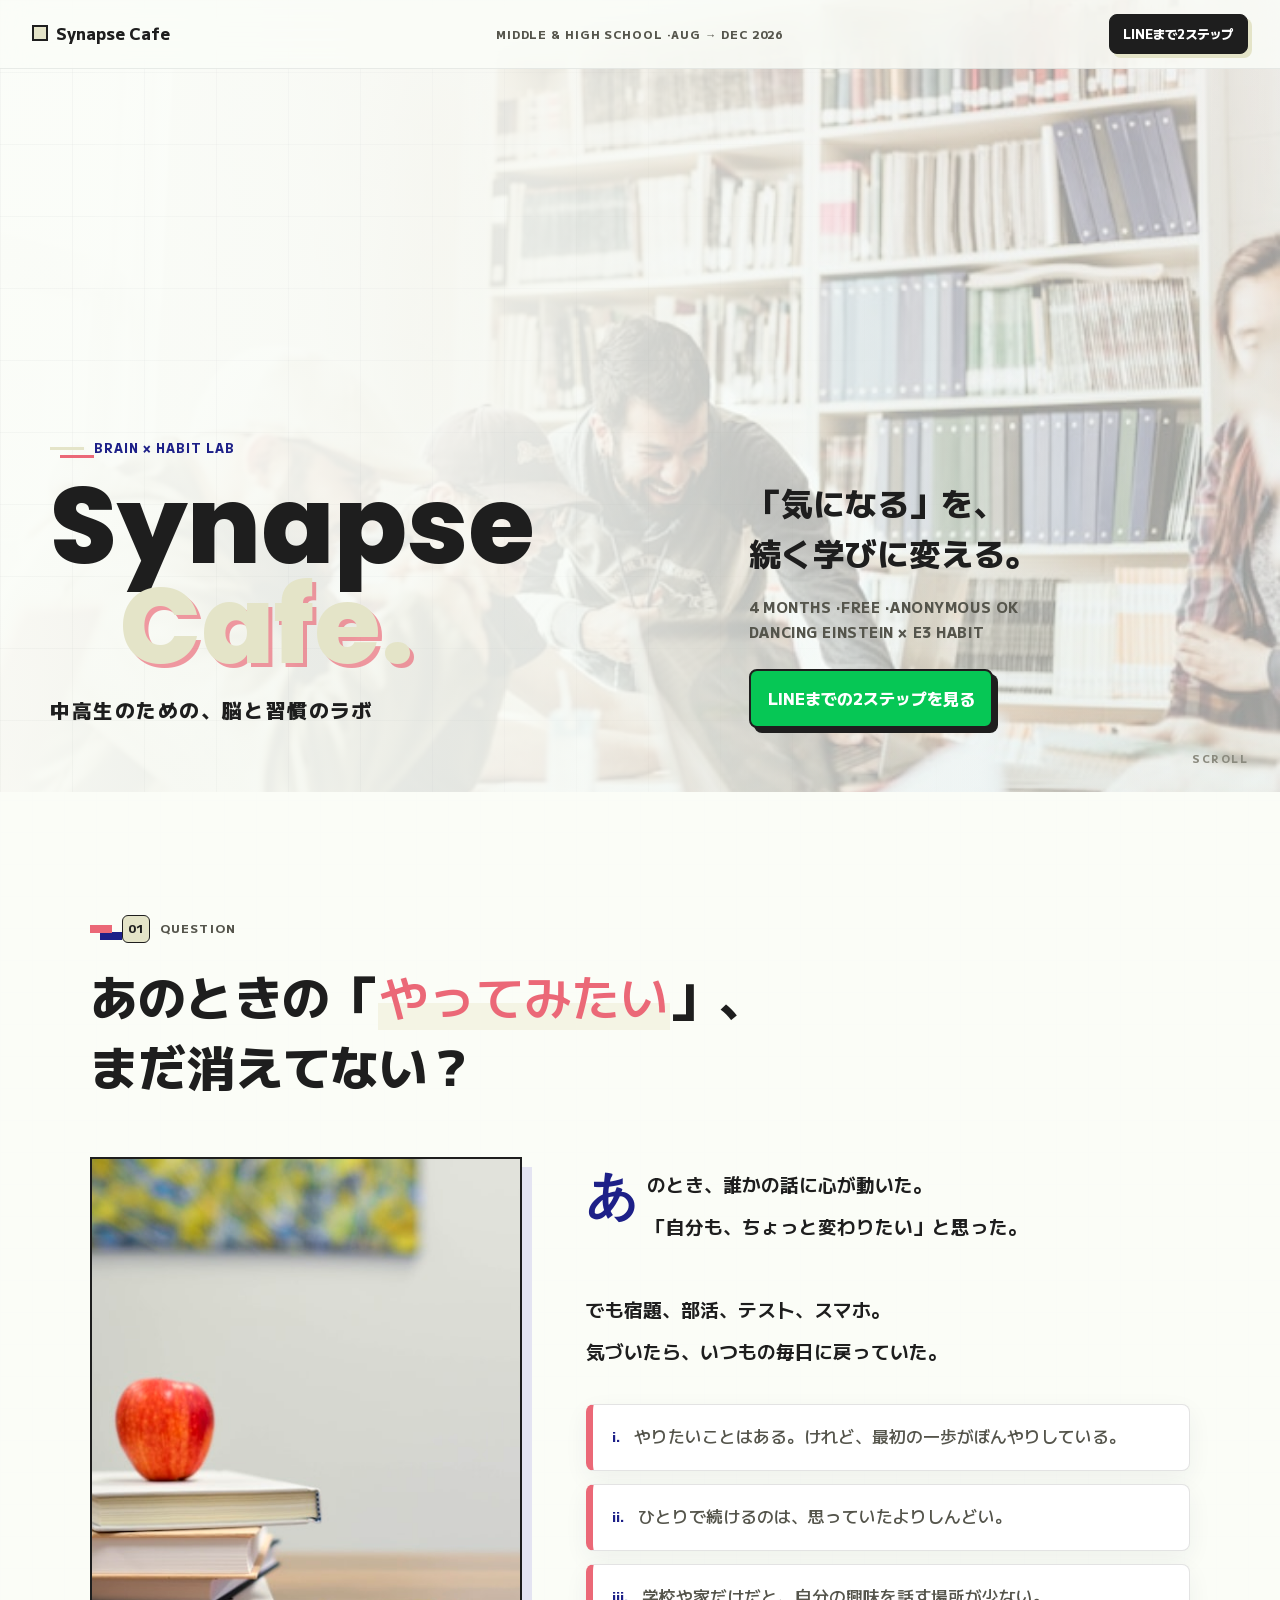
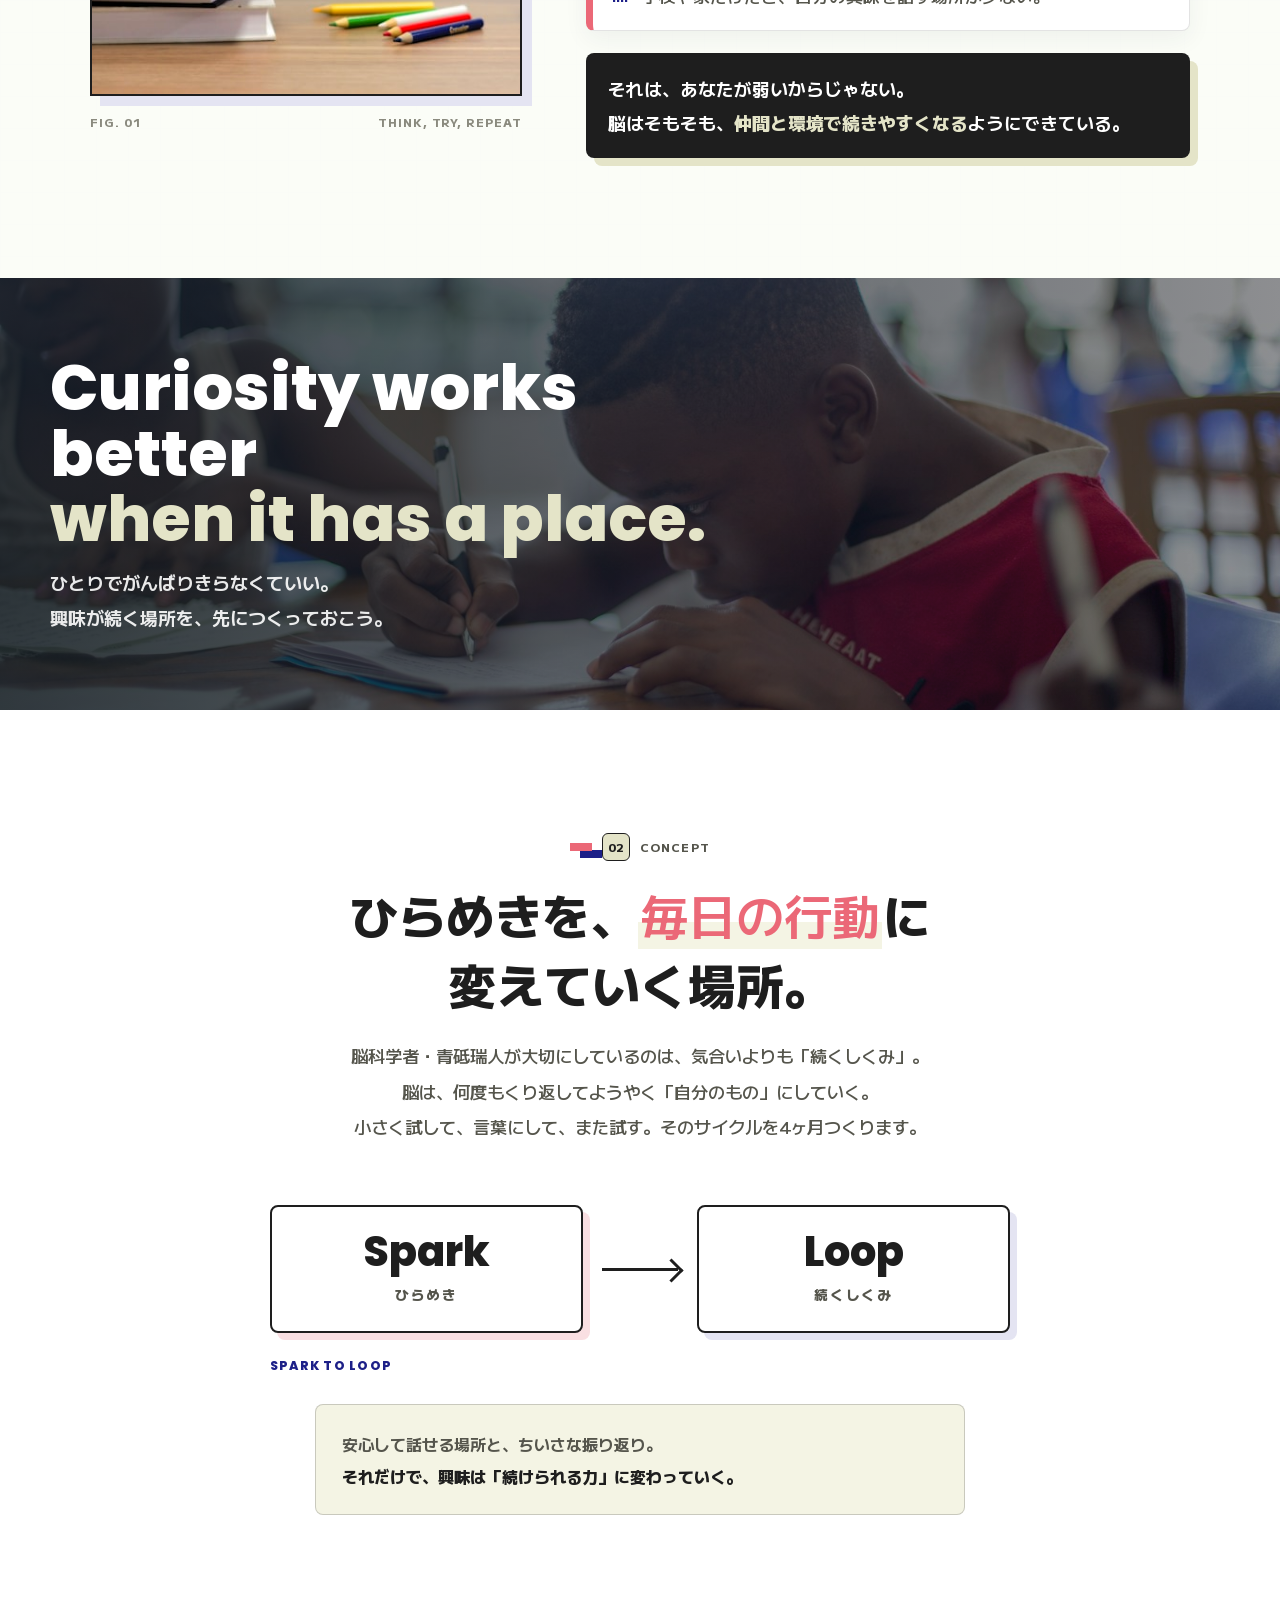
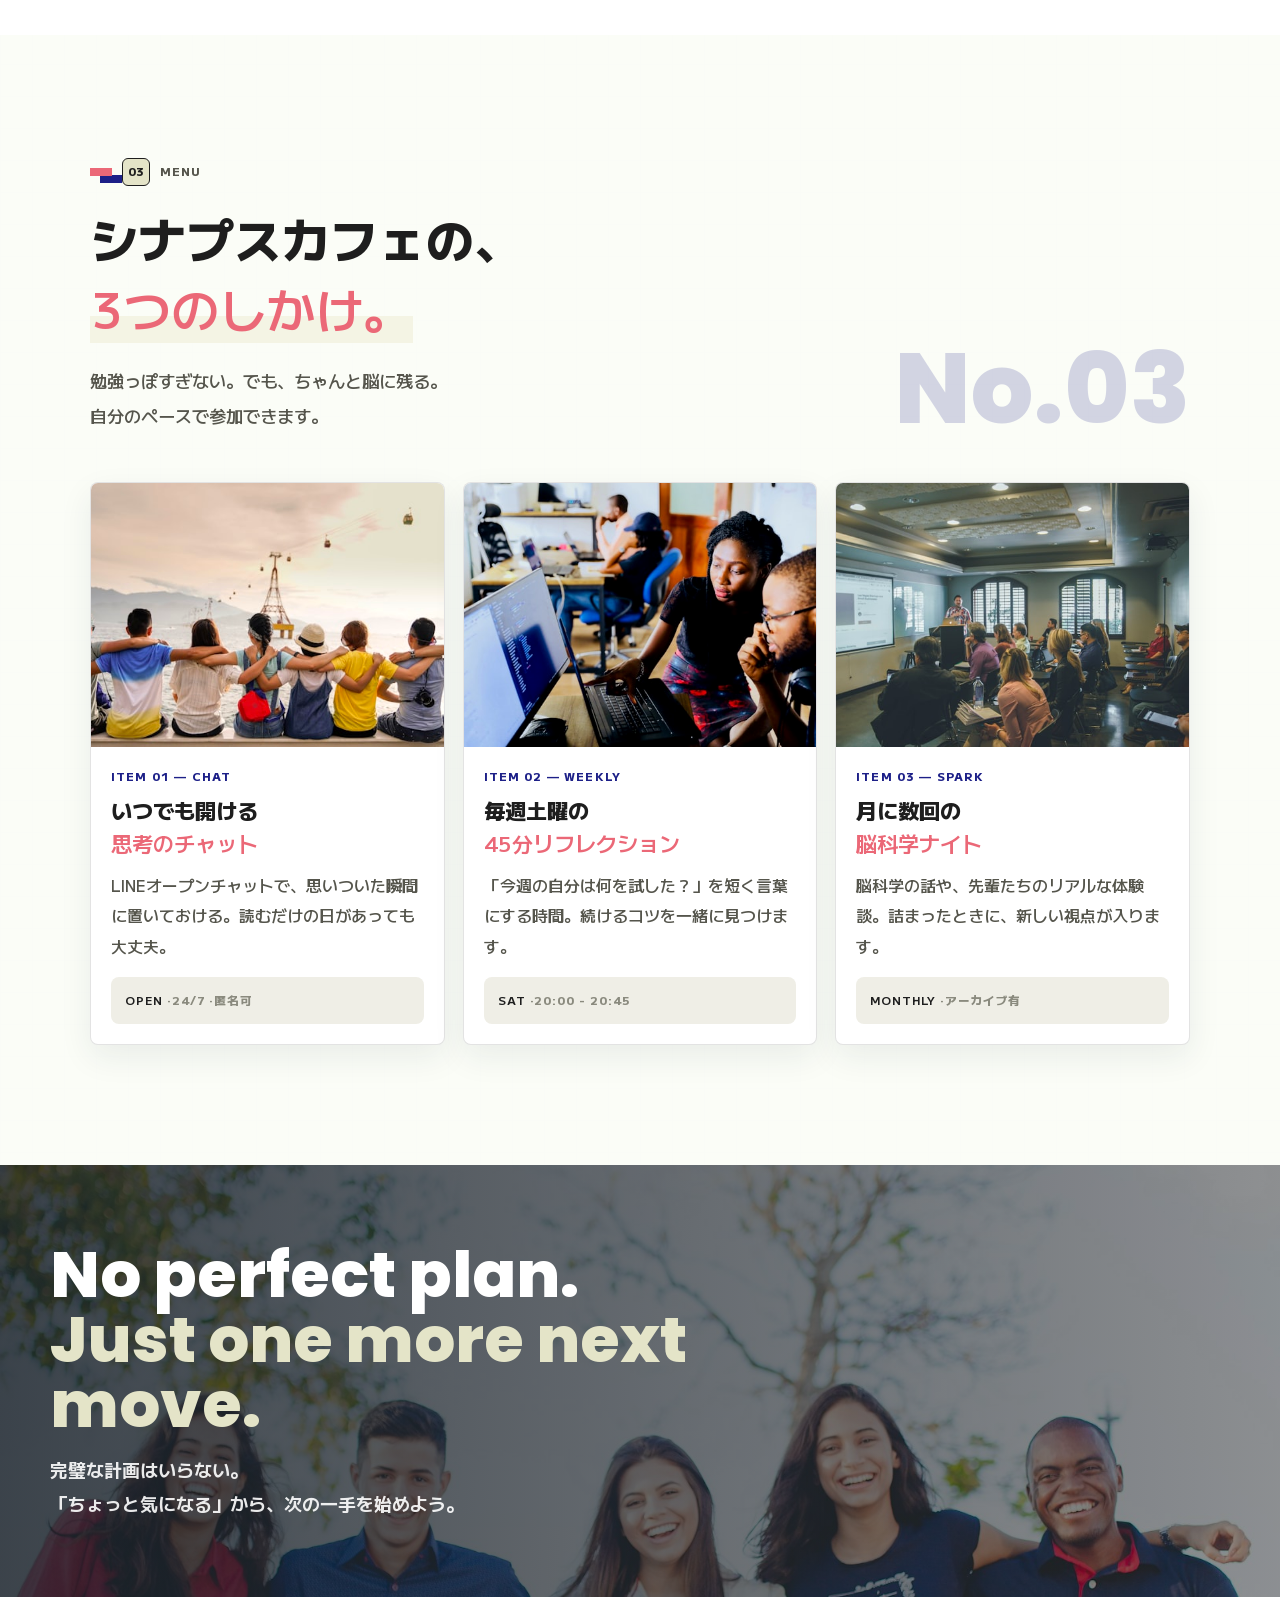
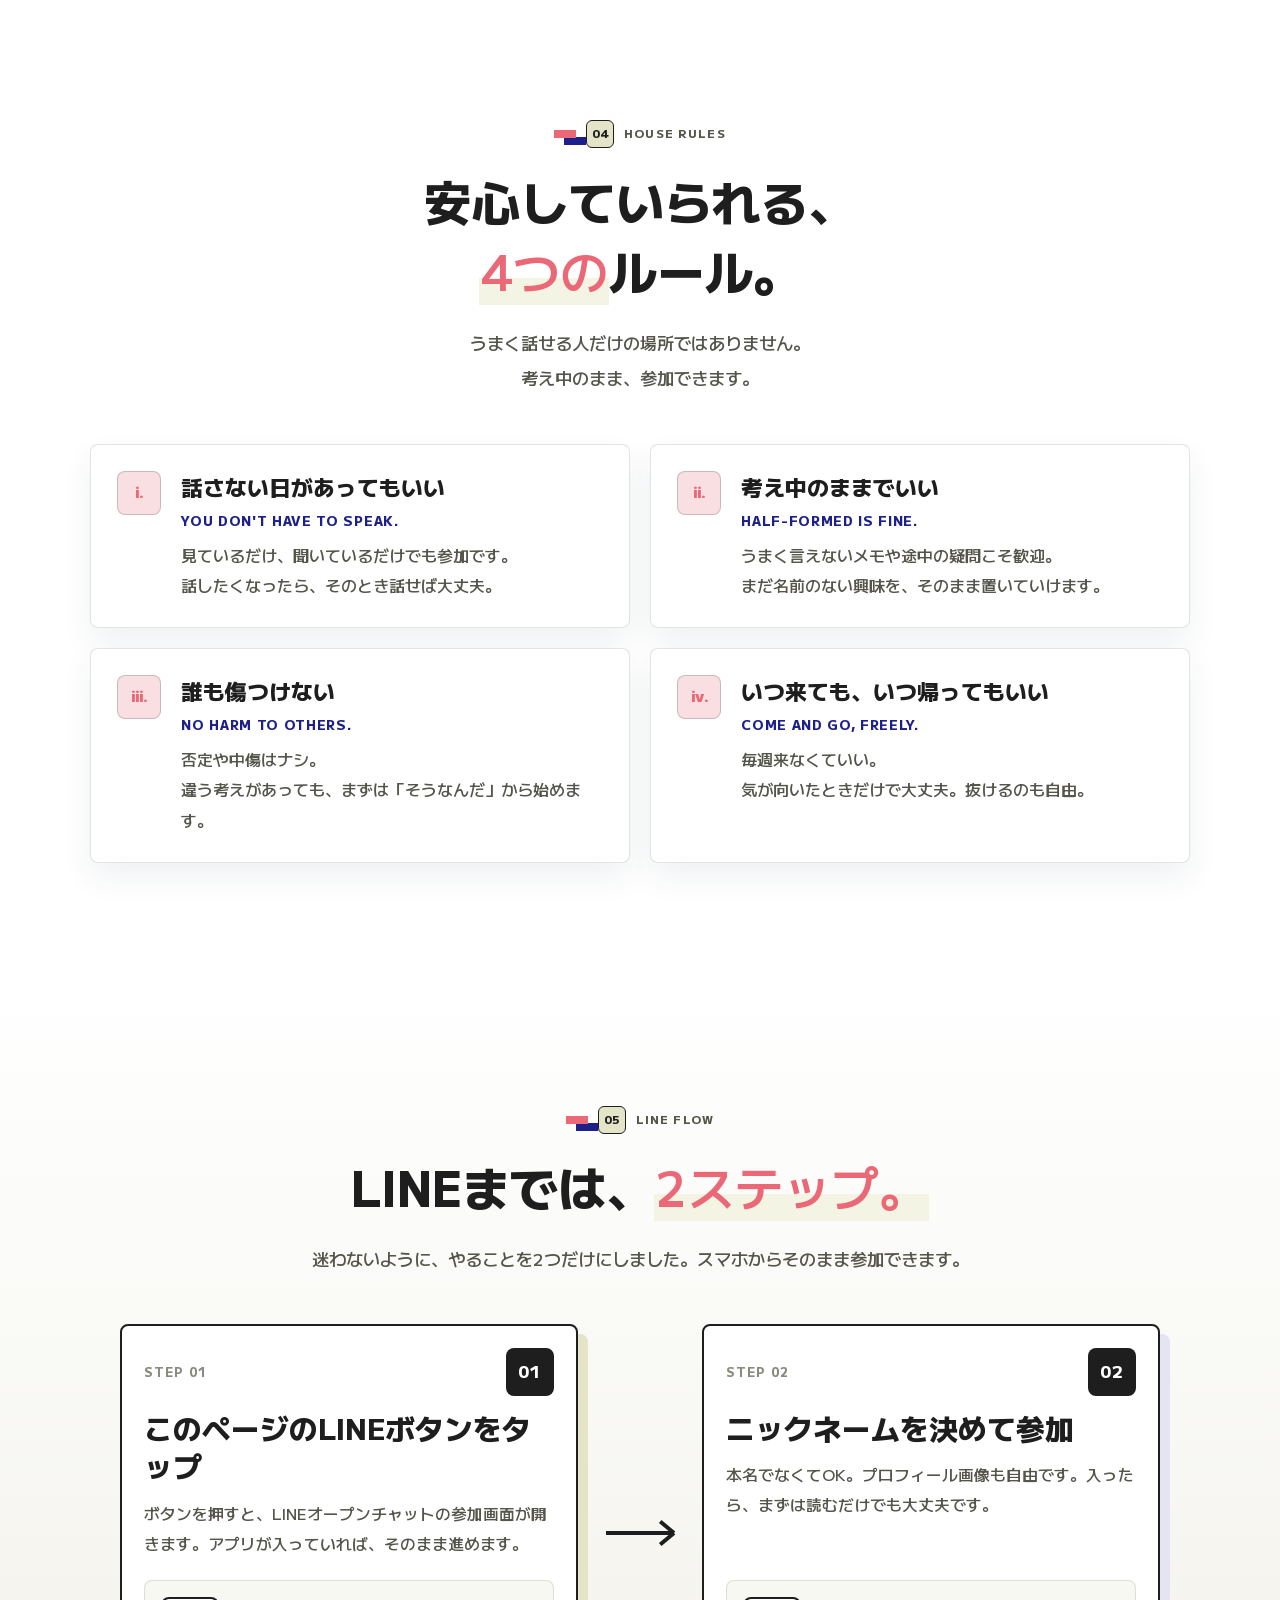
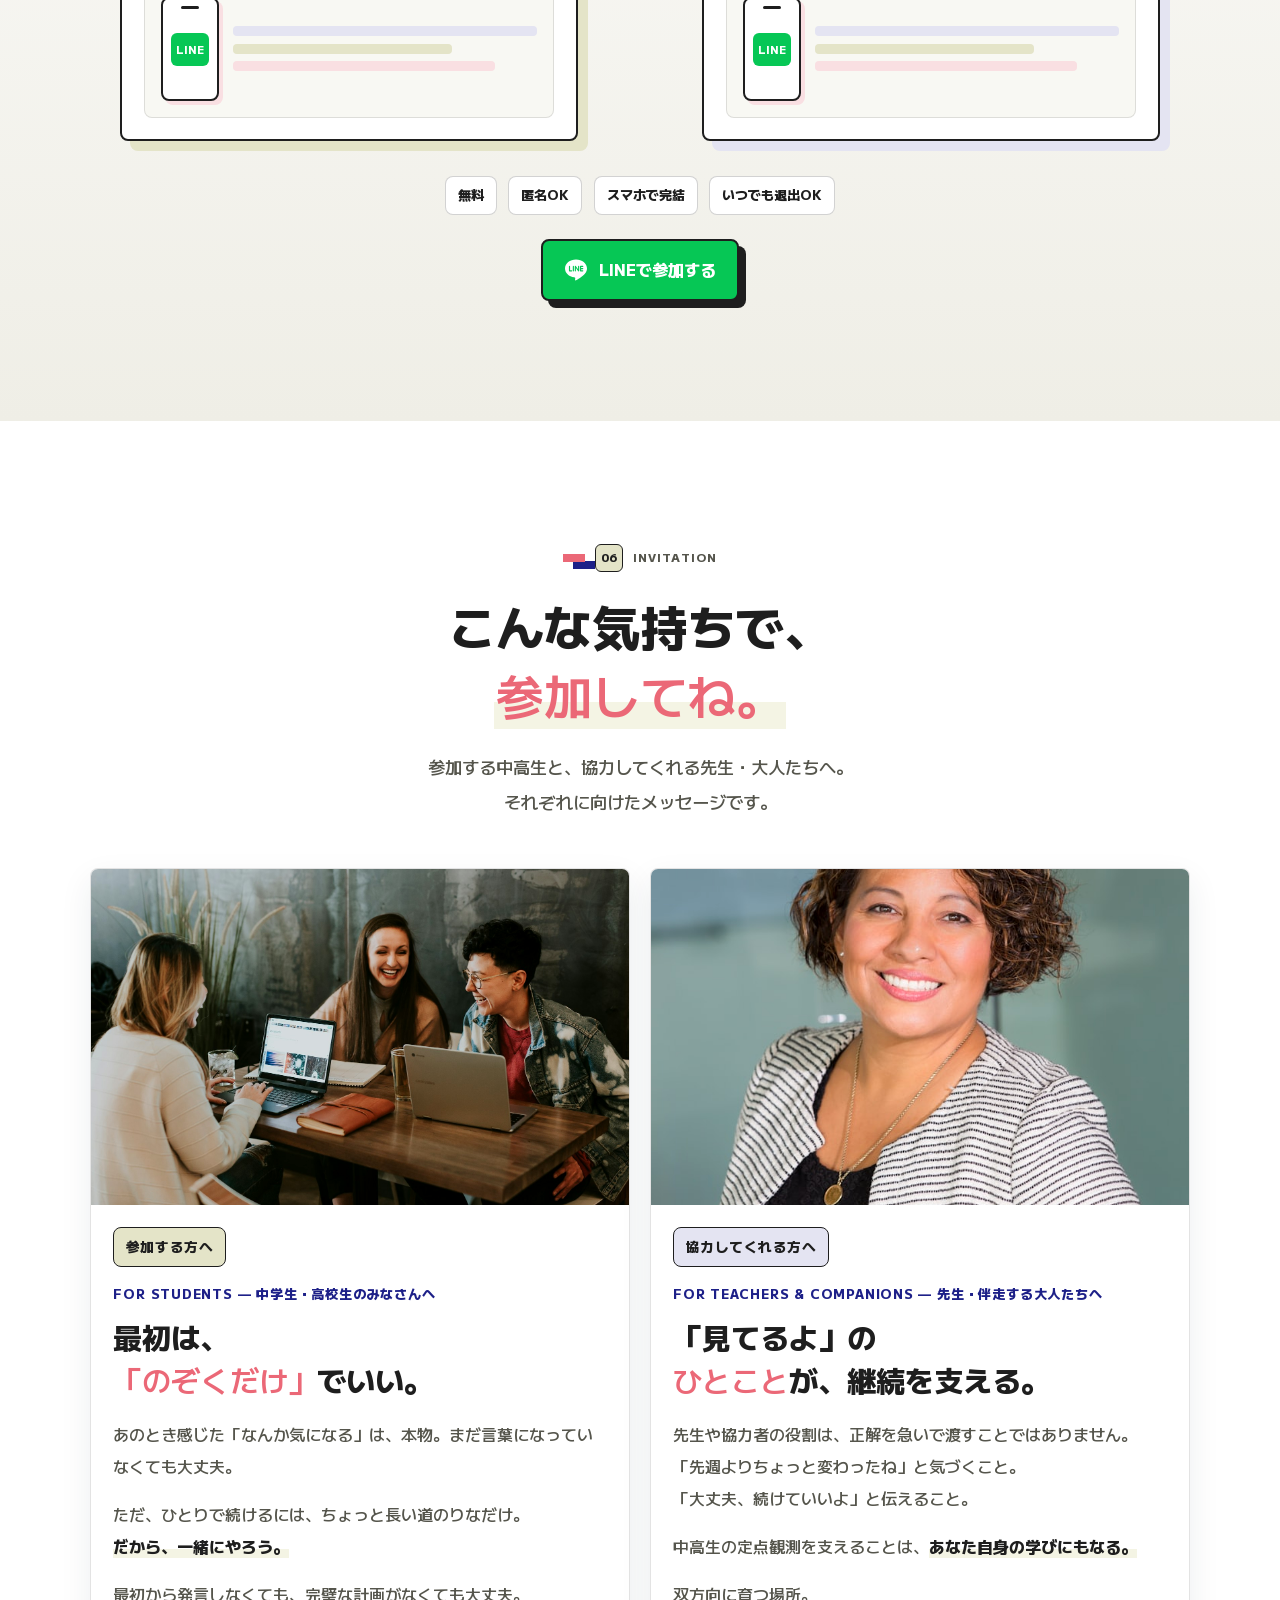
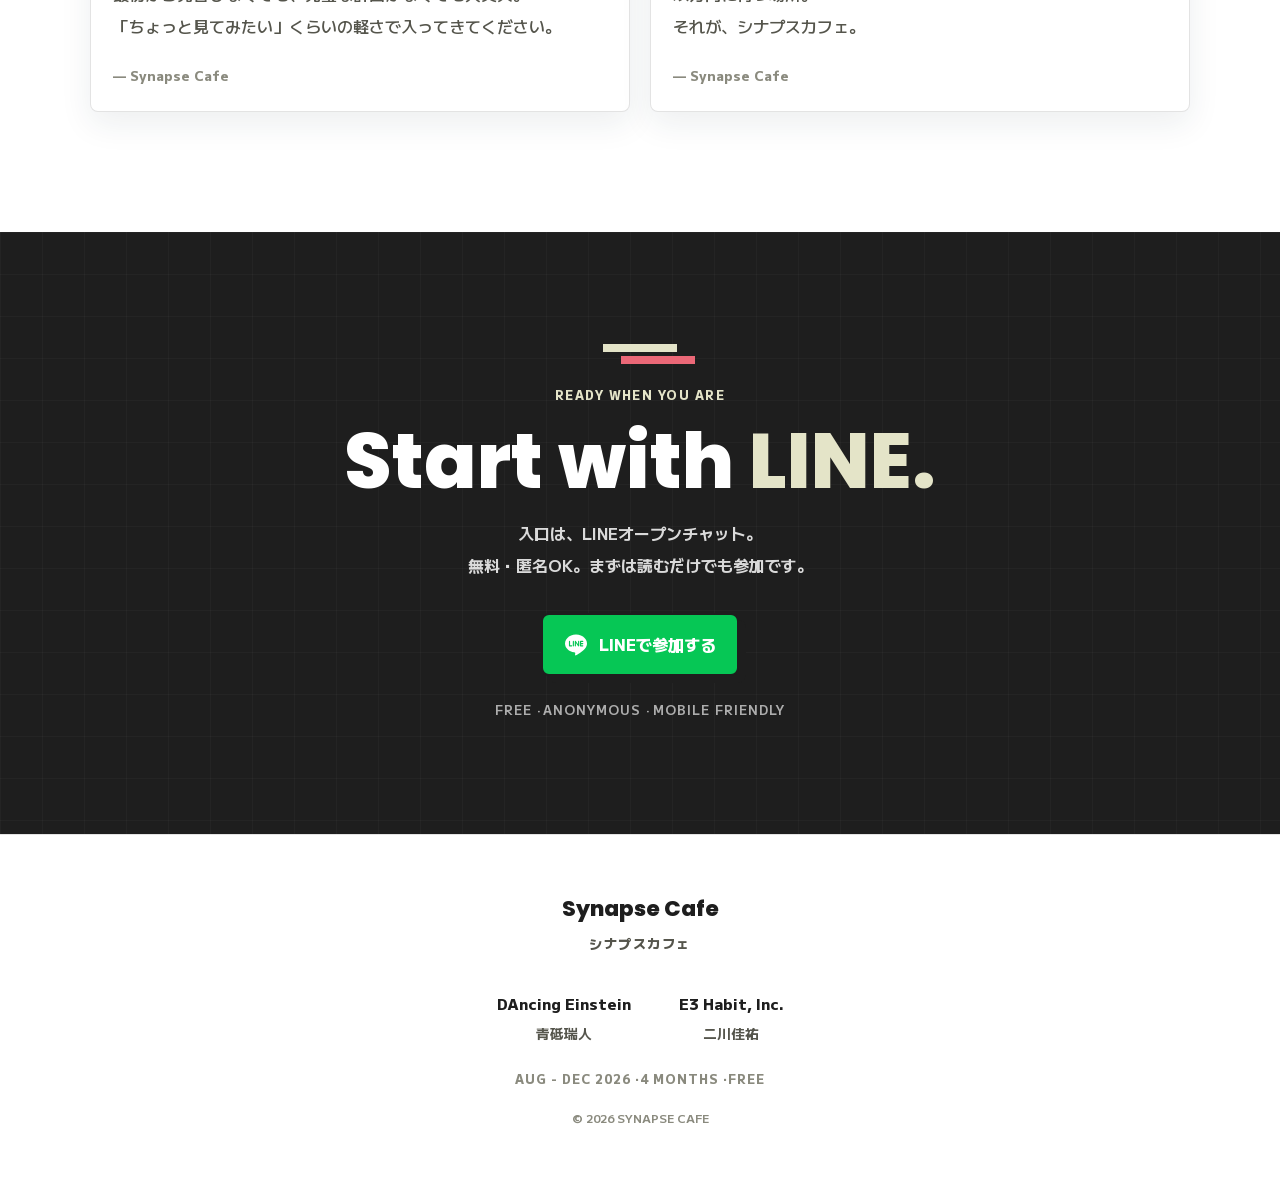
<file: index.html>
<!DOCTYPE html>
<html lang="ja">
<head>
  <meta charset="UTF-8">
  <meta name="viewport" content="width=device-width, initial-scale=1.0">
  <title>Synapse Cafe — 中高生のための脳と習慣のラボ</title>
  <meta name="description" content="脳科学者・青砥瑞人と二川佳祐がつくる、中高生のための4ヶ月の思考コミュニティ。LINEオープンチャットから無料・匿名で参加できます。">
  <link rel="preconnect" href="https://fonts.googleapis.com">
  <link rel="preconnect" href="https://fonts.gstatic.com" crossorigin>
  <link href="https://fonts.googleapis.com/css2?family=M+PLUS+1:wght@300;400;500;700;800&family=Poppins:wght@400;500;600;700;800&display=swap" rel="stylesheet">
  <style>

    /* BeYond Labo マスターデザイン準拠（Downloads/10_プロジェクト/beyondlabo-design/） */
    :root{
      --paper:#f8f8f3;
      --paper-deep:#efeee6;
      --white:#ffffff;
      --ink:#1e1e1e;
      --ink-2:#55554c;
      --ink-3:#8a8a7e;
      --line:rgba(30,30,30,0.12);
      --line-strong:rgba(30,30,30,0.2);
      --sky:#1d2088;
      --sky-soft:#e4e4f2;
      --coral:#eb6877;
      --coral-soft:#f9dfe2;
      --lime:#e4e4c8;
      --lime-soft:#f4f4e4;
      --violet:#1d2088;
      --violet-soft:#e4e4f2;
      --green:#06c755;
      --shadow:0 18px 45px rgba(30,30,30,0.10);
    }
    *{margin:0;padding:0;box-sizing:border-box;}
    html{scroll-behavior:smooth;-webkit-font-smoothing:antialiased;-moz-osx-font-smoothing:grayscale;}
    body{
      font-family:"Yu Gothic","游ゴシック",YuGothic,"游ゴシック体","M PLUS 1",sans-serif;
      background:
        linear-gradient(rgba(23,33,43,0.035) 1px,transparent 1px),
        linear-gradient(90deg,rgba(23,33,43,0.035) 1px,transparent 1px),
        var(--paper);
      background-size:32px 32px;
      color:var(--ink);
      line-height:1.85;
      overflow-x:hidden;
      font-weight:500;
    }
    .serif{font-family:"M PLUS 1",sans-serif;font-weight:300;}
    .latin,.ui{font-family:'Poppins',sans-serif;}
    img{display:block;width:100%;height:100%;object-fit:cover;}
    a{color:inherit;text-decoration:none;}

    /* ===== NAV ===== */
    .nav{
      position:fixed;top:0;left:0;right:0;z-index:50;
      padding:0.9rem clamp(1rem,3vw,2rem);
      display:flex;justify-content:space-between;align-items:center;gap:1rem;
      color:var(--ink);
      background:rgba(251,253,248,0.82);
      border-bottom:1px solid rgba(23,33,43,0.08);
      backdrop-filter:blur(16px);
    }
    .nav-brand{font-size:1rem;font-weight:800;letter-spacing:0;}
    .nav-brand::before{content:"";display:inline-block;width:0.72rem;height:0.72rem;margin-right:0.55rem;background:var(--lime);border:2px solid var(--ink);vertical-align:-0.02rem;}
    .nav-meta{font-size:0.7rem;letter-spacing:0.08em;text-transform:uppercase;font-weight:800;color:var(--ink-2);}
    .nav-cta{
      display:inline-flex;align-items:center;justify-content:center;
      min-height:34px;padding:0.45rem 0.85rem;
      border:1px solid var(--ink);background:var(--ink);color:#fff;
      font-size:0.78rem;font-weight:800;border-radius:8px;
      box-shadow:4px 4px 0 var(--lime);
      transition:transform .2s,box-shadow .2s;
    }
    .nav-cta:hover{transform:translate(-2px,-2px);box-shadow:6px 6px 0 var(--lime);}

    /* ===== HERO ===== */
    .hero{
      position:relative;height:88svh;min-height:540px;max-height:820px;overflow:hidden;
      background:var(--paper);isolation:isolate;
    }
    .hero-img{position:absolute;inset:0;}
    .hero-img img{filter:brightness(1.05) contrast(1.02) saturate(1.08);object-position:center;}
    .hero-grad{
      position:absolute;inset:0;
      background:
        linear-gradient(90deg,rgba(251,253,248,0.94) 0%,rgba(251,253,248,0.78) 42%,rgba(251,253,248,0.2) 78%),
        linear-gradient(180deg,rgba(255,255,255,0.52) 0%,rgba(238,248,244,0.55) 100%);
    }
    .hero::after{
      content:"";position:absolute;inset:0;pointer-events:none;opacity:.42;
      background:
        linear-gradient(rgba(23,33,43,.07) 1px,transparent 1px),
        linear-gradient(90deg,rgba(23,33,43,.07) 1px,transparent 1px);
      background-size:72px 72px;
      mask-image:linear-gradient(90deg,#000 0%,transparent 88%);
    }
    .hero-content{position:absolute;inset:0;z-index:2;display:flex;align-items:flex-end;padding:6.5rem 2.5rem 4rem;color:var(--ink);}
    .hero-grid{display:grid;grid-template-columns:minmax(0,1.15fr) minmax(280px,.85fr);gap:3rem;align-items:end;max-width:1180px;width:100%;margin:0 auto;}
    .hero-eyebrow{
      display:inline-flex;align-items:center;gap:.65rem;
      font-size:.76rem;letter-spacing:.08em;text-transform:uppercase;font-weight:800;
      color:var(--sky);margin-bottom:1rem;
    }
    .hero-eyebrow::before{content:"";width:34px;height:3px;background:var(--lime);box-shadow:10px 8px 0 var(--coral);}
    .hero-title{
      font-family:'Poppins',sans-serif;font-weight:800;
      font-size:clamp(3.3rem,8.4vw,7.2rem);
      line-height:.93;letter-spacing:0;margin-bottom:1rem;
    }
    .hero-title .a,.hero-title .b{display:block;}
    .hero-title .b{color:var(--lime);text-shadow:4px 4px 0 rgba(235,104,119,.68);padding-left:.65em;}
    .hero-ja{font-weight:800;font-size:clamp(1.02rem,1.7vw,1.22rem);letter-spacing:.08em;color:var(--ink);}
    .hero-right{display:flex;flex-direction:column;align-items:flex-start;gap:1.1rem;}
    .hero-tagline{font-size:clamp(1.25rem,2.5vw,2rem);font-weight:800;line-height:1.55;letter-spacing:0;max-width:420px;}
    .hero-meta{font-size:.88rem;line-height:1.8;color:var(--ink-2);font-weight:800;letter-spacing:.04em;text-transform:uppercase;}
    .hero-actions{display:flex;gap:.8rem;flex-wrap:wrap;margin-top:.4rem;}
    .hero-cta{
      display:inline-flex;align-items:center;justify-content:center;
      min-height:46px;padding:.78rem 1.05rem;border-radius:8px;
      background:var(--green);color:#fff;font-weight:800;border:2px solid var(--ink);
      box-shadow:5px 5px 0 var(--ink);transition:transform .2s,box-shadow .2s;
    }
    .hero-cta:hover{transform:translate(-2px,-2px);box-shadow:7px 7px 0 var(--ink);}
    .hero-scroll{position:absolute;right:2rem;bottom:1.5rem;z-index:3;font-size:.65rem;letter-spacing:.14em;color:var(--ink-3);font-weight:800;text-transform:uppercase;}

    /* ===== COMMON ===== */
    .sec{padding:7.5rem 0;position:relative;}
    .sec-paper{background:rgba(251,253,248,.94);}
    .sec-white{background:#fff;}
    .sec-deep{background:var(--paper-deep);}
    .container{max-width:1180px;margin:0 auto;padding:0 clamp(1.2rem,4vw,2.5rem);}
    .container-sm{max-width:820px;margin:0 auto;padding:0 clamp(1.2rem,4vw,2.5rem);}
    .label{
      display:inline-flex;align-items:center;gap:.62rem;margin-bottom:1.15rem;
      color:var(--ink-2);font-size:.72rem;font-weight:800;letter-spacing:.1em;text-transform:uppercase;
    }
    .label::before{content:"";width:22px;height:8px;background:var(--coral);box-shadow:10px 7px 0 var(--sky);}
    .label .num{display:inline-grid;place-items:center;width:28px;height:28px;border:1px solid var(--ink);background:var(--lime);color:var(--ink);font-size:.72rem;letter-spacing:0;border-radius:6px;}
    .h-title{font-size:clamp(1.8rem,4vw,3rem);line-height:1.45;letter-spacing:0;font-weight:800;color:var(--ink);margin-bottom:1.2rem;}
    .h-title .it{font-family:"M PLUS 1",sans-serif;font-weight:600;font-style:normal;color:var(--coral);background:linear-gradient(transparent 62%,var(--lime-soft) 62%);padding:0 .04em;white-space:nowrap;}
    .h-title .em{font-weight:800;}
    .h-lead{font-size:1.08rem;color:var(--ink-2);line-height:2.05;letter-spacing:0;max-width:660px;}

    /* ===== EMPATHY ===== */
    .empathy{display:grid;grid-template-columns:minmax(280px,5fr) minmax(0,7fr);gap:4rem;align-items:start;margin-top:3.5rem;}
    .empathy-photo{position:relative;aspect-ratio:4/5;overflow:hidden;border:2px solid var(--ink);box-shadow:10px 10px 0 var(--sky-soft);}
    .empathy-photo img{filter:saturate(1.06) contrast(1.02);}
    .empathy-photo-caption{display:flex;justify-content:space-between;gap:1rem;margin-top:1rem;color:var(--ink-3);font-size:.72rem;font-weight:800;letter-spacing:.08em;text-transform:uppercase;}
    .empathy-body{padding-top:.4rem;}
    .empathy-poem{font-size:1.16rem;line-height:2.25;color:var(--ink);margin-bottom:2rem;font-weight:700;}
    .empathy-poem .drop{float:left;font-family:'Poppins',sans-serif;font-size:3.2rem;line-height:.9;padding:.18em .18em 0 0;color:var(--sky);font-weight:800;}
    .voice-list{display:grid;gap:.8rem;}
    .voice-item{display:grid;grid-template-columns:auto 1fr;gap:.9rem;align-items:start;padding:1.1rem 1.2rem;background:#fff;border:1px solid var(--line);border-left:7px solid var(--coral);border-radius:8px;box-shadow:0 8px 24px rgba(30,50,70,.06);color:var(--ink-2);font-size:1.04rem;line-height:1.8;}
    .voice-item .v-num{font-weight:800;color:var(--sky);font-size:.82rem;padding-top:.18rem;}
    .answer{margin-top:1.4rem;padding:1.2rem 1.4rem;background:var(--ink);color:#fff;border-radius:8px;box-shadow:8px 8px 0 var(--lime);}
    .answer p{font-size:1.1rem;line-height:1.9;font-weight:700;}
    .answer strong{color:var(--lime);font-weight:800;}

    /* ===== PHOTO BAND ===== */
    .photo-band{position:relative;height:48vh;min-height:330px;max-height:500px;overflow:hidden;background:var(--ink);}
    .photo-band img{filter:brightness(.66) saturate(1.06) contrast(1.04);}
    .photo-band::after{content:"";position:absolute;inset:0;background:linear-gradient(90deg,rgba(23,33,43,.75),rgba(23,33,43,.18));}
    .photo-band-text{position:absolute;inset:0;z-index:2;display:flex;align-items:center;padding:0 clamp(1.2rem,4vw,2.5rem);}
    .photo-band-inner{max-width:1180px;margin:0 auto;width:100%;color:#fff;}
    .photo-band-en{font-family:'Poppins',sans-serif;font-weight:800;font-size:clamp(2rem,5vw,4.2rem);line-height:1.02;letter-spacing:0;margin-bottom:.9rem;max-width:700px;}
    .photo-band-en em{font-style:normal;color:var(--lime);}
    .photo-band-ja{font-weight:700;font-size:clamp(.95rem,1.8vw,1.12rem);line-height:1.9;max-width:560px;color:rgba(255,255,255,.9);}

    /* ===== CONCEPT ===== */
    .concept{text-align:center;}
    .concept .h-title,.concept .h-lead{margin-left:auto;margin-right:auto;}
    .concept-mark{display:grid;grid-template-columns:1fr auto 1fr;gap:1.2rem;align-items:center;margin:3.8rem auto 3rem;max-width:760px;}
    .concept-side{padding:1.5rem;background:#fff;border:2px solid var(--ink);border-radius:8px;box-shadow:7px 7px 0 var(--coral-soft);text-align:center;}
    .concept-side.to{box-shadow:7px 7px 0 var(--sky-soft);}
    .concept-side .word-en{font-family:'Poppins',sans-serif;font-size:clamp(1.7rem,4vw,2.6rem);font-weight:800;line-height:1;color:var(--ink);}
    .concept-side .word-ja{margin-top:.55rem;font-size:.86rem;font-weight:800;color:var(--ink-2);letter-spacing:.12em;}
    .concept-line{width:76px;height:3px;background:var(--ink);position:relative;}
    .concept-line::after{content:"";position:absolute;right:-2px;top:-6px;width:14px;height:14px;border-top:3px solid var(--ink);border-right:3px solid var(--ink);transform:rotate(45deg);}
    .concept-flow-caption{margin:-1.7rem auto 1.7rem;color:var(--sky);font-size:.78rem;font-weight:800;letter-spacing:.1em;text-transform:uppercase;}
    .concept-quote{max-width:650px;margin:0 auto;padding:1.4rem 1.6rem;background:var(--lime-soft);border:1px solid var(--line-strong);border-radius:8px;color:var(--ink-2);font-weight:700;line-height:2;}
    .concept-quote strong{color:var(--ink);font-weight:800;}

    /* ===== MENU ===== */
    .menu-head{display:grid;grid-template-columns:minmax(0,1fr) auto;gap:2rem;align-items:end;margin-bottom:3rem;}
    .menu-head-right{text-align:right;}
    .menu-head-num{font-family:'Poppins',sans-serif;font-weight:800;font-size:clamp(2.8rem,8vw,6.2rem);line-height:.9;color:var(--sky);opacity:.18;letter-spacing:0;}
    .menu-grid{display:grid;grid-template-columns:repeat(3,1fr);gap:1.1rem;}
    .menu-card{background:#fff;border:1px solid var(--line);border-radius:8px;overflow:hidden;box-shadow:0 12px 32px rgba(30,50,70,.08);transition:transform .28s,box-shadow .28s;}
    .menu-card:hover{transform:translateY(-4px);box-shadow:var(--shadow);}
    .menu-photo{position:relative;aspect-ratio:4/3;overflow:hidden;}
    .menu-photo img{filter:saturate(1.06) contrast(1.02);transition:transform .8s cubic-bezier(.2,.7,.3,1);}
    .menu-card:hover .menu-photo img{transform:scale(1.04);}
    .menu-photo-num{position:absolute;left:1rem;top:1rem;display:grid;place-items:center;width:42px;height:42px;background:var(--lime);border:2px solid var(--ink);color:var(--ink);font-size:.85rem;font-weight:800;border-radius:8px;box-shadow:4px 4px 0 rgba(23,33,43,.72);}
    .menu-tag{padding:1.2rem 1.25rem 0;color:var(--sky);font-size:.72rem;font-weight:800;letter-spacing:.1em;text-transform:uppercase;}
    .menu-title{padding:0 1.25rem;margin:.4rem 0 .65rem;font-size:1.32rem;line-height:1.55;font-weight:800;color:var(--ink);}
    .menu-title .it{font-family:"M PLUS 1",sans-serif;font-style:normal;color:var(--coral);font-weight:600;}
    .menu-body{padding:0 1.25rem 1rem;color:var(--ink-2);font-size:1rem;line-height:1.9;}
    .menu-meta{margin:0 1.25rem 1.25rem;padding:.8rem .9rem;background:var(--paper-deep);border-radius:8px;color:var(--ink-3);font-size:.72rem;font-weight:800;letter-spacing:.08em;text-transform:uppercase;}
    .menu-meta strong{color:var(--ink);}

    /* ===== RULES ===== */
    .rules-head{text-align:center;margin-bottom:3rem;}
    .rules-head .h-lead{margin-left:auto;margin-right:auto;text-align:center;}
    .rules-list{display:grid;grid-template-columns:repeat(2,1fr);gap:1.25rem;max-width:1120px;margin:0 auto;}
    .rule-row{display:grid;grid-template-columns:auto 1fr;gap:1.25rem;padding:1.65rem;background:#fff;border:1px solid var(--line);border-radius:8px;box-shadow:0 14px 32px rgba(30,50,70,.07);}
    .rule-num{display:grid;place-items:center;width:44px;height:44px;background:var(--coral-soft);border:1px solid var(--line-strong);border-radius:8px;color:var(--coral);font-size:.9rem;font-weight:800;}
    .rule-title{font-size:1.36rem;line-height:1.45;font-weight:800;color:var(--ink);margin-bottom:.32rem;}
    .rule-en{font-size:.84rem;color:var(--sky);font-weight:800;letter-spacing:.05em;text-transform:uppercase;margin-bottom:.45rem;}
    .rule-body{font-size:1rem;color:var(--ink-2);line-height:1.9;}

    /* ===== JOIN FLOW ===== */
    .join-sec{background:linear-gradient(180deg,#fff 0%,var(--paper-deep) 100%);}
    .join-head{text-align:center;max-width:760px;margin:0 auto 3rem;}
    .join-head .h-lead{margin-left:auto;margin-right:auto;text-align:center;}
    .join-flow{display:grid;grid-template-columns:1fr 92px 1fr;align-items:stretch;gap:1rem;margin:0 auto;max-width:1040px;}
    .flow-card{
      display:grid;grid-template-rows:auto auto 1fr auto;gap:.8rem;
      background:#fff;border:2px solid var(--ink);border-radius:8px;padding:1.35rem;
      box-shadow:10px 10px 0 var(--lime);
      min-height:300px;
    }
    .flow-card:nth-of-type(2){box-shadow:10px 10px 0 var(--sky-soft);}
    .flow-kicker{display:flex;align-items:center;justify-content:space-between;gap:.8rem;font-size:.76rem;font-weight:800;letter-spacing:.1em;text-transform:uppercase;color:var(--ink-3);}
    .flow-badge{display:grid;place-items:center;width:48px;height:48px;background:var(--ink);color:#fff;border-radius:8px;font-size:1.05rem;font-weight:800;}
    .flow-card h3{font-size:clamp(1.35rem,2.6vw,1.8rem);line-height:1.35;font-weight:800;color:var(--ink);}
    .flow-card p{color:var(--ink-2);font-size:.98rem;line-height:1.9;}
    .flow-visual{display:grid;grid-template-columns:58px 1fr;gap:.9rem;align-items:center;margin-top:.5rem;padding:1rem;background:var(--paper);border:1px solid var(--line);border-radius:8px;}
    .flow-phone{height:104px;border:2px solid var(--ink);border-radius:8px;background:#fff;position:relative;box-shadow:4px 4px 0 var(--coral-soft);}
    .flow-phone::before{content:"";position:absolute;left:50%;top:7px;transform:translateX(-50%);width:18px;height:3px;background:var(--ink);border-radius:3px;}
    .flow-phone::after{content:"LINE";position:absolute;left:8px;right:8px;top:34px;padding:.42rem .25rem;background:var(--green);color:#fff;border-radius:6px;text-align:center;font-size:.68rem;font-weight:800;}
    .flow-mini{display:grid;gap:.45rem;}
    .flow-mini span{display:block;height:10px;border-radius:4px;background:var(--sky-soft);}
    .flow-mini span:nth-child(2){width:72%;background:var(--lime);}
    .flow-mini span:nth-child(3){width:86%;background:var(--coral-soft);}
    .flow-arrow{display:grid;place-items:center;align-self:center;min-height:92px;}
    .flow-arrow span{position:relative;width:68px;height:4px;background:var(--ink);}
    .flow-arrow span::before,.flow-arrow span::after{content:"";position:absolute;right:0;width:18px;height:4px;background:var(--ink);transform-origin:right center;}
    .flow-arrow span::before{transform:rotate(40deg);}
    .flow-arrow span::after{transform:rotate(-40deg);}
    .join-strip{display:flex;justify-content:center;gap:.7rem;flex-wrap:wrap;margin:2.2rem auto 1.5rem;}
    .join-strip span{display:inline-flex;align-items:center;min-height:34px;padding:.38rem .75rem;background:#fff;border:1px solid var(--line-strong);border-radius:8px;color:var(--ink);font-size:.82rem;font-weight:800;}
    .join-actions{text-align:center;}
    .join-btn,.cta-btn{
      display:inline-flex;align-items:center;justify-content:center;gap:.75rem;
      min-height:54px;padding:.9rem 1.35rem;background:var(--green);color:#fff;
      border:2px solid var(--ink);border-radius:8px;font-size:1rem;font-weight:800;
      box-shadow:7px 7px 0 var(--ink);transition:transform .2s,box-shadow .2s,background .2s;
    }
    .join-btn:hover,.cta-btn:hover{background:#05b84e;transform:translate(-2px,-2px);box-shadow:9px 9px 0 var(--ink);}
    .join-btn svg,.cta-btn svg{width:22px;height:22px;fill:currentColor;flex:0 0 auto;}

    /* ===== INVITATION ===== */
    .letters{display:grid;grid-template-columns:1fr 1fr;gap:1.2rem;margin-top:3rem;}
    .letter{background:#fff;border:1px solid var(--line);border-radius:8px;overflow:hidden;box-shadow:0 12px 32px rgba(30,50,70,.08);}
    .letter-photo{aspect-ratio:16/10;overflow:hidden;}
    .letter-photo img{filter:saturate(1.05) contrast(1.02);}
    .letter-role{display:inline-flex;margin:1.35rem 1.4rem .2rem;padding:.4rem .72rem;border-radius:8px;background:var(--lime);border:1px solid var(--ink);color:var(--ink);font-size:.86rem;font-weight:800;letter-spacing:.04em;}
    .letter-role.support{background:var(--sky-soft);}
    .letter-tag{padding:.75rem 1.4rem 0;color:var(--sky);font-size:.82rem;font-weight:800;letter-spacing:.06em;text-transform:uppercase;}
    .letter-title{padding:0 1.4rem;margin:.5rem 0 1rem;font-size:clamp(1.35rem,2.5vw,1.82rem);line-height:1.5;font-weight:800;color:var(--ink);}
    .letter-title .it{font-family:"M PLUS 1",sans-serif;font-style:normal;color:var(--coral);font-weight:600;}
    .letter-body{padding:0 1.4rem 1.4rem;color:var(--ink-2);font-size:1rem;line-height:2;}
    .letter-body p+p{margin-top:1rem;}
    .letter-body em{font-style:normal;font-weight:800;color:var(--ink);background:linear-gradient(transparent 62%,var(--lime-soft) 62%);}
    .letter-signature{padding:0 1.4rem 1.4rem;color:var(--ink-3);font-size:.82rem;font-weight:800;}

    /* ===== CTA ===== */
    .cta-sec{padding:7rem 1.2rem;background:var(--ink);color:#fff;text-align:center;position:relative;overflow:hidden;}
    .cta-sec::before{content:"";position:absolute;inset:0;opacity:.16;background:linear-gradient(rgba(255,255,255,.18) 1px,transparent 1px),linear-gradient(90deg,rgba(255,255,255,.18) 1px,transparent 1px);background-size:42px 42px;}
    .cta-inner{position:relative;z-index:1;max-width:760px;margin:0 auto;}
    .cta-rule{display:block;width:74px;height:8px;background:var(--lime);box-shadow:18px 12px 0 var(--coral);margin:0 auto 2rem;}
    .cta-eyebrow{font-size:.78rem;letter-spacing:.12em;text-transform:uppercase;color:var(--lime);font-weight:800;margin-bottom:1rem;}
    .cta-title{font-family:'Poppins',sans-serif;font-size:clamp(2.4rem,6vw,4.8rem);line-height:1;font-weight:800;letter-spacing:0;margin-bottom:1.1rem;}
    .cta-title .ac{color:var(--lime);}
    .cta-sub-ja{font-size:1rem;line-height:2;color:rgba(255,255,255,.84);font-weight:700;margin-bottom:2rem;}
    .cta-note{margin-top:1.4rem;color:rgba(255,255,255,.64);font-size:.8rem;font-weight:700;letter-spacing:.08em;text-transform:uppercase;}

    /* ===== FOOTER ===== */
    footer{padding:3.4rem 1.2rem;text-align:center;background:#fff;border-top:1px solid var(--line);}
    .f-logo{font-size:1.35rem;font-weight:800;color:var(--ink);margin-bottom:.2rem;}
    .f-logo-ja{font-size:.82rem;font-weight:800;color:var(--ink-2);letter-spacing:.12em;margin-bottom:2rem;}
    .f-orgs{display:flex;justify-content:center;gap:3rem;flex-wrap:wrap;margin-bottom:1.4rem;}
    .f-org{font-size:.86rem;color:var(--ink-2);line-height:1.9;font-weight:700;}
    .f-org .name{display:block;color:var(--ink);font-weight:800;font-size:.95rem;margin-bottom:.15rem;}
    .f-info{font-size:.78rem;letter-spacing:.08em;text-transform:uppercase;color:var(--ink-3);font-weight:800;}
    .f-copy{margin-top:1rem;font-size:.72rem;color:var(--ink-3);font-weight:700;}

    /* ===== ANIMATION ===== */
    .reveal{opacity:0;transform:translateY(20px);transition:opacity .7s cubic-bezier(.2,.7,.3,1),transform .7s cubic-bezier(.2,.7,.3,1);}
    .reveal.in{opacity:1;transform:translateY(0);}
    .reveal-d1{transition-delay:.1s;}
    .reveal-d2{transition-delay:.2s;}
    .reveal-d3{transition-delay:.3s;}

    /* ===== RESPONSIVE ===== */
    @media(max-width:920px){
      .nav-meta{display:none;}
      .hero{height:90svh;min-height:560px;}
      .hero-content{padding:6rem 1.4rem 3rem;}
      .hero-grid{grid-template-columns:1fr;gap:1.6rem;}
      .hero-title .b{padding-left:.28em;}
      .empathy{grid-template-columns:1fr;gap:2.4rem;}
      .menu-head{grid-template-columns:1fr;gap:1rem;}
      .menu-head-right{text-align:left;}
      .menu-grid,.letters,.rules-list{grid-template-columns:1fr;}
      .join-flow{grid-template-columns:1fr;gap:1.2rem;}
      .flow-arrow{min-height:44px;}
      .flow-arrow span{width:4px;height:48px;}
      .flow-arrow span::before,.flow-arrow span::after{right:auto;bottom:0;width:18px;transform-origin:center bottom;}
      .flow-arrow span::before{left:-13px;transform:rotate(45deg);}
      .flow-arrow span::after{right:-13px;transform:rotate(-45deg);}
      .concept-mark{grid-template-columns:1fr;max-width:430px;}
      .concept-line{width:3px;height:54px;margin:0 auto;}
      .concept-line::after{right:-6px;top:auto;bottom:-2px;transform:rotate(135deg);}
      .sec{padding:5.5rem 0;}
    }
    @media(max-width:560px){
      .nav{padding:.75rem .9rem;}
      .nav-brand{font-size:.92rem;}
      .nav-cta{font-size:.72rem;padding:.42rem .62rem;}
      .hero{min-height:520px;}
      .hero-scroll{display:none;}
      .hero-tagline{font-size:1.2rem;}
      .h-title{font-size:1.95rem;}
      .photo-band{height:42vh;min-height:280px;}
      .flow-card{min-height:0;padding:1.1rem;box-shadow:7px 7px 0 var(--lime);}
      .flow-card:nth-of-type(2){box-shadow:7px 7px 0 var(--sky-soft);}
      .join-btn,.cta-btn{width:100%;padding:.88rem 1rem;}
      .f-orgs{gap:1.2rem;}
    }
    @media(max-height:620px){
      .hero{min-height:0;height:88svh;}
      .hero-title{font-size:clamp(2.6rem,8vw,4.8rem);}
      .hero-content{padding-bottom:2rem;}
    }

  </style>
</head>
<body>

<!-- ===== NAV ===== -->
<nav class="nav">
  <div class="nav-brand">Synapse Cafe</div>
  <div class="nav-meta">Middle & High School · Aug → Dec 2026</div>
  <a class="nav-cta" href="#join">LINEまで2ステップ</a>
</nav>

<!-- ===== HERO ===== -->
<section class="hero">
  <div class="hero-img"><img src="images/invite1.jpg" alt="図書館で笑顔で学び合う学生たち"></div>
  <div class="hero-grad"></div>
  <div class="hero-content">
    <div class="hero-grid">
      <div>
        <div class="hero-eyebrow">Brain × Habit Lab</div>
        <h1 class="hero-title">
          <span class="a">Synapse</span>
          <span class="b">Cafe.</span>
        </h1>
        <p class="hero-ja">中高生のための、脳と習慣のラボ</p>
      </div>
      <div class="hero-right">
        <p class="hero-tagline">「気になる」を、<br>続く学びに変える。</p>
        <p class="hero-meta">4 months · free · anonymous OK<br>DAncing Einstein × E3 Habit</p>
        <div class="hero-actions">
          <a class="hero-cta" href="#join">LINEまでの2ステップを見る</a>
        </div>
      </div>
    </div>
  </div>
  <div class="hero-scroll">SCROLL</div>
</section>

<!-- ===== EMPATHY ===== -->
<section class="sec sec-paper">
<div class="container">
  <div class="reveal">
    <div class="label"><span class="num">01</span>Question</div>
    <h2 class="h-title serif">あのときの「<span class="it">やってみたい</span>」、<br>まだ消えてない？</h2>
  </div>
  <div class="empathy">
    <div class="reveal reveal-d1">
      <div class="empathy-photo"><img src="images/empathy.jpg" alt="考えをノートに書き出す学生"></div>
      <div class="empathy-photo-caption">
        <span>Fig. 01</span>
        <span>Think, Try, Repeat</span>
      </div>
    </div>
    <div class="empathy-body reveal reveal-d2">
      <p class="empathy-poem">
        <span class="drop">あ</span>のとき、誰かの話に心が動いた。<br>
        「自分も、ちょっと変わりたい」と思った。<br><br>
        でも宿題、部活、テスト、スマホ。<br>
        気づいたら、いつもの毎日に戻っていた。
      </p>
      <div class="voice-list">
        <div class="voice-item">
          <span class="v-num">i.</span>
          <span>やりたいことはある。けれど、最初の一歩がぼんやりしている。</span>
        </div>
        <div class="voice-item">
          <span class="v-num">ii.</span>
          <span>ひとりで続けるのは、思っていたよりしんどい。</span>
        </div>
        <div class="voice-item">
          <span class="v-num">iii.</span>
          <span>学校や家だけだと、自分の興味を話す場所が少ない。</span>
        </div>
      </div>
      <div class="answer">
        <p>それは、あなたが弱いからじゃない。<br>脳はそもそも、<strong>仲間と環境で続きやすくなる</strong>ようにできている。</p>
      </div>
    </div>
  </div>
</div>
</section>

<!-- ===== PHOTO BAND 1 ===== -->
<div class="photo-band">
  <img src="images/hero.jpg" alt="集中してノートを書く学生">
  <div class="photo-band-text">
    <div class="photo-band-inner">
      <p class="photo-band-en latin">Curiosity works better<br><em>when it has a place.</em></p>
      <p class="photo-band-ja serif">ひとりでがんばりきらなくていい。<br>興味が続く場所を、先につくっておこう。</p>
    </div>
  </div>
</div>

<!-- ===== CONCEPT ===== -->
<section class="sec sec-white">
<div class="container-sm">
  <div class="concept reveal">
    <div class="label" style="justify-content:center;"><span class="num">02</span>Concept</div>
    <h2 class="h-title serif">ひらめきを、<span class="it">毎日の行動</span>に<br>変えていく場所。</h2>
    <p class="h-lead">脳科学者・青砥瑞人が大切にしているのは、気合いよりも「続くしくみ」。<br>脳は、何度もくり返してようやく「自分のもの」にしていく。<br>小さく試して、言葉にして、また試す。そのサイクルを4ヶ月つくります。</p>
  </div>
  <div class="concept-mark reveal reveal-d1">
    <div class="concept-side from">
      <div class="word-en">Spark</div>
      <div class="word-ja">ひらめき</div>
    </div>
    <div class="concept-line"></div>
    <div class="concept-side to">
      <div class="word-en">Loop</div>
      <div class="word-ja">続くしくみ</div>
    </div>
  </div>
  <p class="concept-flow-caption latin reveal reveal-d1">Spark to Loop</p>
  <p class="concept-quote reveal reveal-d2">
    安心して話せる場所と、ちいさな振り返り。<br>
    <strong>それだけで、興味は「続けられる力」に変わっていく。</strong>
  </p>
</div>
</section>

<!-- ===== MENU ===== -->
<section class="sec sec-paper">
<div class="container">
  <div class="menu-head">
    <div class="reveal">
      <div class="label"><span class="num">03</span>Menu</div>
      <h2 class="h-title serif">シナプスカフェの、<br><span class="it">3つのしかけ。</span></h2>
      <p class="h-lead">勉強っぽすぎない。でも、ちゃんと脳に残る。<br>自分のペースで参加できます。</p>
    </div>
    <div class="menu-head-right reveal reveal-d1">
      <div class="menu-head-num latin">No.03</div>
    </div>
  </div>

  <div class="menu-grid">
    <article class="menu-card reveal reveal-d1">
      <div class="menu-photo">
        <span class="menu-photo-num latin">01</span>
        <img src="images/pillar1.jpg" alt="LINEで気軽に話せるチャットのイメージ">
      </div>
      <div class="menu-tag">Item 01 — Chat</div>
      <h3 class="menu-title serif">いつでも開ける<br><span class="it">思考のチャット</span></h3>
      <p class="menu-body">LINEオープンチャットで、思いついた瞬間に置いておける。読むだけの日があっても大丈夫。</p>
      <div class="menu-meta"><strong>Open</strong> · 24/7 · 匿名可</div>
    </article>

    <article class="menu-card reveal reveal-d2">
      <div class="menu-photo">
        <span class="menu-photo-num latin">02</span>
        <img src="images/pillar2.jpg" alt="オンラインで振り返る学生たち">
      </div>
      <div class="menu-tag">Item 02 — Weekly</div>
      <h3 class="menu-title serif">毎週土曜の<br><span class="it">45分リフレクション</span></h3>
      <p class="menu-body">「今週の自分は何を試した？」を短く言葉にする時間。続けるコツを一緒に見つけます。</p>
      <div class="menu-meta"><strong>Sat</strong> · 20:00 - 20:45</div>
    </article>

    <article class="menu-card reveal reveal-d3">
      <div class="menu-photo">
        <span class="menu-photo-num latin">03</span>
        <img src="images/pillar3.jpg" alt="夜の勉強会で新しい視点を得るイメージ">
      </div>
      <div class="menu-tag">Item 03 — Spark</div>
      <h3 class="menu-title serif">月に数回の<br><span class="it">脳科学ナイト</span></h3>
      <p class="menu-body">脳科学の話や、先輩たちのリアルな体験談。詰まったときに、新しい視点が入ります。</p>
      <div class="menu-meta"><strong>Monthly</strong> · アーカイブ有</div>
    </article>
  </div>
</div>
</section>

<!-- ===== PHOTO BAND 2 ===== -->
<div class="photo-band">
  <img src="images/break2.jpg" alt="夕方の学び場に集まる人たち">
  <div class="photo-band-text">
    <div class="photo-band-inner">
      <p class="photo-band-en latin">No perfect plan.<br><em>Just one more next move.</em></p>
      <p class="photo-band-ja serif">完璧な計画はいらない。<br>「ちょっと気になる」から、次の一手を始めよう。</p>
    </div>
  </div>
</div>

<!-- ===== RULES ===== -->
<section class="sec sec-white">
<div class="container">
  <div class="rules-head reveal">
    <div class="label" style="justify-content:center;"><span class="num">04</span>House Rules</div>
    <h2 class="h-title serif">安心していられる、<br><span class="it">4つの</span>ルール。</h2>
    <p class="h-lead" style="margin-left:auto;margin-right:auto;text-align:center;">うまく話せる人だけの場所ではありません。<br>考え中のまま、参加できます。</p>
  </div>

  <div class="rules-list">
    <div class="rule-row reveal reveal-d1">
      <div class="rule-num latin">i.</div>
      <div>
        <h3 class="rule-title">話さない日があってもいい</h3>
        <p class="rule-en">You don't have to speak.</p>
        <p class="rule-body">見ているだけ、聞いているだけでも参加です。<br>話したくなったら、そのとき話せば大丈夫。</p>
      </div>
    </div>
    <div class="rule-row reveal reveal-d1">
      <div class="rule-num latin">ii.</div>
      <div>
        <h3 class="rule-title">考え中のままでいい</h3>
        <p class="rule-en">Half-formed is fine.</p>
        <p class="rule-body">うまく言えないメモや途中の疑問こそ歓迎。<br>まだ名前のない興味を、そのまま置いていけます。</p>
      </div>
    </div>
    <div class="rule-row reveal reveal-d2">
      <div class="rule-num latin">iii.</div>
      <div>
        <h3 class="rule-title">誰も傷つけない</h3>
        <p class="rule-en">No harm to others.</p>
        <p class="rule-body">否定や中傷はナシ。<br>違う考えがあっても、まずは「そうなんだ」から始めます。</p>
      </div>
    </div>
    <div class="rule-row reveal reveal-d2">
      <div class="rule-num latin">iv.</div>
      <div>
        <h3 class="rule-title">いつ来ても、いつ帰ってもいい</h3>
        <p class="rule-en">Come and go, freely.</p>
        <p class="rule-body">毎週来なくていい。<br>気が向いたときだけで大丈夫。抜けるのも自由。</p>
      </div>
    </div>
  </div>
</div>
</section>

<!-- ===== STEPS ===== -->
<section class="sec sec-paper join-sec" id="join">
<div class="container">
  <div class="join-head reveal">
    <div class="label" style="justify-content:center;"><span class="num">05</span>LINE Flow</div>
    <h2 class="h-title serif">LINEまでは、<span class="it">2ステップ。</span></h2>
    <p class="h-lead">迷わないように、やることを2つだけにしました。スマホからそのまま参加できます。</p>
  </div>

  <div class="join-flow" aria-label="LINE参加までの2ステップ">
    <article class="flow-card reveal reveal-d1">
      <div class="flow-kicker"><span>Step 01</span><span class="flow-badge">01</span></div>
      <h3>このページのLINEボタンをタップ</h3>
      <p>ボタンを押すと、LINEオープンチャットの参加画面が開きます。アプリが入っていれば、そのまま進めます。</p>
      <div class="flow-visual" aria-hidden="true">
        <div class="flow-phone"></div>
        <div class="flow-mini"><span></span><span></span><span></span></div>
      </div>
    </article>

    <div class="flow-arrow" aria-hidden="true"><span></span></div>

    <article class="flow-card reveal reveal-d2">
      <div class="flow-kicker"><span>Step 02</span><span class="flow-badge">02</span></div>
      <h3>ニックネームを決めて参加</h3>
      <p>本名でなくてOK。プロフィール画像も自由です。入ったら、まずは読むだけでも大丈夫です。</p>
      <div class="flow-visual" aria-hidden="true">
        <div class="flow-phone"></div>
        <div class="flow-mini"><span></span><span></span><span></span></div>
      </div>
    </article>
  </div>

  <div class="join-strip reveal reveal-d2">
    <span>無料</span>
    <span>匿名OK</span>
    <span>スマホで完結</span>
    <span>いつでも退出OK</span>
  </div>

  <div class="join-actions reveal reveal-d3">
    <a href="https://line.me/ti/g2/moz8RF2psKGF01MlRWTChSrKF5D4i4KZFv91Ng?utm_source=invitation&utm_medium=link_copy&utm_campaign=default" target="_blank" rel="noopener" class="join-btn">
      <svg viewBox="0 0 24 24"><path d="M19.365 9.863c.349 0 .63.285.63.631 0 .345-.281.63-.63.63H17.61v1.125h1.755c.349 0 .63.283.63.63 0 .344-.281.629-.63.629h-2.386c-.345 0-.627-.285-.627-.629V8.108c0-.345.282-.63.63-.63h2.386c.346 0 .627.285.627.63 0 .349-.281.63-.63.63H17.61v1.125h1.755zm-3.855 3.016c0 .27-.174.51-.432.596-.064.021-.133.031-.199.031-.211 0-.391-.09-.51-.25l-2.443-3.317v2.94c0 .344-.279.629-.631.629-.346 0-.626-.285-.626-.629V8.108c0-.271.173-.508.43-.595.06-.023.136-.033.194-.033.195 0 .375.104.495.254l2.462 3.33V8.108c0-.345.282-.63.63-.63.345 0 .63.285.63.63v4.771zm-5.741 0c0 .344-.282.629-.631.629-.345 0-.627-.285-.627-.629V8.108c0-.345.282-.63.63-.63.346 0 .628.285.628.63v4.771zm-2.466.629H4.917c-.345 0-.63-.285-.63-.629V8.108c0-.345.285-.63.63-.63.348 0 .63.285.63.63v4.141h1.756c.348 0 .629.283.629.63 0 .344-.282.629-.629.629M24 10.314C24 4.943 18.615.572 12 .572S0 4.943 0 10.314c0 4.811 4.27 8.842 10.035 9.608.391.082.923.258 1.058.59.12.301.079.766.038 1.08l-.164 1.02c-.045.301-.24 1.186 1.049.645 1.291-.539 6.916-4.078 9.436-6.975C23.176 14.393 24 12.458 24 10.314"/></svg>
      LINEで参加する
    </a>
  </div>
</div>
</section>

<!-- ===== INVITATION ===== -->
<section class="sec sec-white">
<div class="container">
  <div class="reveal" style="text-align:center;">
    <div class="label" style="justify-content:center;"><span class="num">06</span>Invitation</div>
    <h2 class="h-title serif">こんな気持ちで、<br><span class="it">参加してね。</span></h2>
    <p class="h-lead" style="margin-left:auto;margin-right:auto;text-align:center;">参加する中高生と、協力してくれる先生・大人たちへ。<br>それぞれに向けたメッセージです。</p>
  </div>

  <div class="letters">
    <article class="letter reveal reveal-d1">
      <div class="letter-photo"><img src="images/break1.jpg" alt="参加を考える中高生へのメッセージ"></div>
      <span class="letter-role">参加する方へ</span>
      <p class="letter-tag">For Students — 中学生・高校生のみなさんへ</p>
      <h3 class="letter-title serif">最初は、<br><span class="it">「のぞくだけ」</span>でいい。</h3>
      <div class="letter-body">
        <p>あのとき感じた「なんか気になる」は、本物。まだ言葉になっていなくても大丈夫。</p>
        <p>ただ、ひとりで続けるには、ちょっと長い道のりなだけ。<br><em>だから、一緒にやろう。</em></p>
        <p>最初から発言しなくても、完璧な計画がなくても大丈夫。<br>「ちょっと見てみたい」くらいの軽さで入ってきてください。</p>
      </div>
      <p class="letter-signature">— Synapse Cafe</p>
    </article>

    <article class="letter reveal reveal-d2">
      <div class="letter-photo"><img src="images/invite2.jpg" alt="伴走する大人へのメッセージ"></div>
      <span class="letter-role support">協力してくれる方へ</span>
      <p class="letter-tag">For Teachers & Companions — 先生・伴走する大人たちへ</p>
      <h3 class="letter-title serif">「見てるよ」の<br><span class="it">ひとこと</span>が、継続を支える。</h3>
      <div class="letter-body">
        <p>先生や協力者の役割は、正解を急いで渡すことではありません。<br>「先週よりちょっと変わったね」と気づくこと。<br>「大丈夫、続けていいよ」と伝えること。</p>
        <p>中高生の定点観測を支えることは、<em>あなた自身の学びにもなる。</em></p>
        <p>双方向に育つ場所。<br>それが、シナプスカフェ。</p>
      </div>
      <p class="letter-signature">— Synapse Cafe</p>
    </article>
  </div>
</div>
</section>

<!-- ===== CTA ===== -->
<section class="cta-sec">
  <div class="cta-inner reveal">
    <span class="cta-rule"></span>
    <p class="cta-eyebrow">Ready when you are</p>
    <h2 class="cta-title">Start with <span class="ac">LINE.</span></h2>
    <p class="cta-sub-ja serif">入口は、LINEオープンチャット。<br>無料・匿名OK。まずは読むだけでも参加です。</p>
    <a href="https://line.me/ti/g2/moz8RF2psKGF01MlRWTChSrKF5D4i4KZFv91Ng?utm_source=invitation&utm_medium=link_copy&utm_campaign=default" target="_blank" rel="noopener" class="cta-btn">
      <svg viewBox="0 0 24 24"><path d="M19.365 9.863c.349 0 .63.285.63.631 0 .345-.281.63-.63.63H17.61v1.125h1.755c.349 0 .63.283.63.63 0 .344-.281.629-.63.629h-2.386c-.345 0-.627-.285-.627-.629V8.108c0-.345.282-.63.63-.63h2.386c.346 0 .627.285.627.63 0 .349-.281.63-.63.63H17.61v1.125h1.755zm-3.855 3.016c0 .27-.174.51-.432.596-.064.021-.133.031-.199.031-.211 0-.391-.09-.51-.25l-2.443-3.317v2.94c0 .344-.279.629-.631.629-.346 0-.626-.285-.626-.629V8.108c0-.271.173-.508.43-.595.06-.023.136-.033.194-.033.195 0 .375.104.495.254l2.462 3.33V8.108c0-.345.282-.63.63-.63.345 0 .63.285.63.63v4.771zm-5.741 0c0 .344-.282.629-.631.629-.345 0-.627-.285-.627-.629V8.108c0-.345.282-.63.63-.63.346 0 .628.285.628.63v4.771zm-2.466.629H4.917c-.345 0-.63-.285-.63-.629V8.108c0-.345.285-.63.63-.63.348 0 .63.285.63.63v4.141h1.756c.348 0 .629.283.629.63 0 .344-.282.629-.629.629M24 10.314C24 4.943 18.615.572 12 .572S0 4.943 0 10.314c0 4.811 4.27 8.842 10.035 9.608.391.082.923.258 1.058.59.12.301.079.766.038 1.08l-.164 1.02c-.045.301-.24 1.186 1.049.645 1.291-.539 6.916-4.078 9.436-6.975C23.176 14.393 24 12.458 24 10.314"/></svg>
      LINEで参加する
    </a>
    <p class="cta-note">Free · Anonymous · Mobile friendly</p>
  </div>
</section>

<footer>
  <div class="f-logo latin">Synapse Cafe</div>
  <div class="f-logo-ja serif">シナプスカフェ</div>
  <div class="f-orgs">
    <div class="f-org">
      <span class="name">DAncing Einstein</span>
      青砥瑞人
    </div>
    <div class="f-org">
      <span class="name">E3 Habit, Inc.</span>
      二川佳祐
    </div>
  </div>
  <p class="f-info">Aug - Dec 2026 · 4 months · Free</p>
  <p class="f-copy">© 2026 SYNAPSE CAFE</p>
</footer>

<script>
(function(){
  var els=document.querySelectorAll('.reveal');
  if(!('IntersectionObserver' in window)){
    els.forEach(function(el){el.classList.add('in');});
    return;
  }
  var ob=new IntersectionObserver(function(entries){
    entries.forEach(function(e){
      if(e.isIntersecting){e.target.classList.add('in');ob.unobserve(e.target);}
    });
  },{threshold:0.1,rootMargin:'0px 0px -40px 0px'});
  els.forEach(function(el){ob.observe(el);});
  setTimeout(function(){els.forEach(function(el){el.classList.add('in');});},2000);
})();
</script>
</body>
</html>
</file>
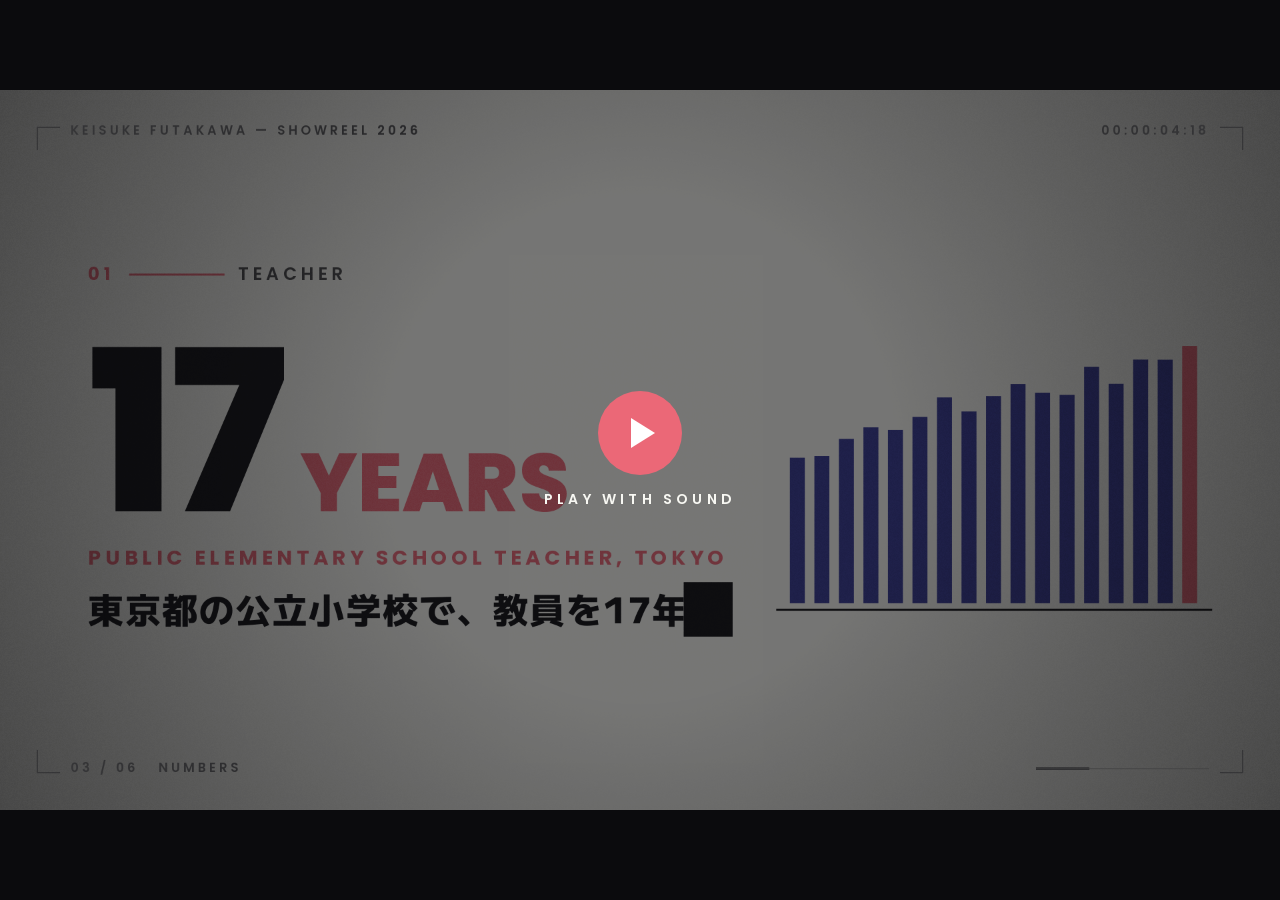
<file: showreel/index.html>
<!doctype html>
<html lang="ja">
<head>
<meta charset="utf-8">
<meta name="viewport" content="width=device-width, initial-scale=1">
<title>Futakawa Showreel</title>
<link rel="stylesheet" href="fonts.css">
<style>
  :root { --bg:#0b0b0e; --fg:#f8f8f3; --coral:#eb6877; }
  html, body { margin:0; height:100%; background:var(--bg); color:var(--fg); overflow:hidden; }
  body { display:flex; align-items:center; justify-content:center; font-family:"Poppins","M PLUS 1",sans-serif; }
  canvas { width:min(100vw, calc(100vh * 16 / 9)); height:auto; aspect-ratio:16/9; display:block; }
  #play { position:fixed; inset:0; display:flex; align-items:center; justify-content:center; flex-direction:column; gap:14px;
          background:rgba(11,11,14,.55); cursor:pointer; letter-spacing:.3em; font-size:14px; font-weight:600; }
  #play span.btn { width:84px; height:84px; border-radius:50%; background:var(--coral); display:grid; place-items:center; }
  #play span.btn::after { content:""; border-left:24px solid #fff; border-top:15px solid transparent; border-bottom:15px solid transparent; margin-left:6px; }
  body.render #play { display:none; }
</style>
</head>
<body>
<canvas id="out" width="1920" height="1080"></canvas>
<div id="play"><span class="btn"></span><span>PLAY WITH SOUND</span></div>
<audio id="music" src="soundtrack.wav" preload="auto"></audio>
<script>
/* =========================================================
   KEISUKE FUTAKAWA — SHOWREEL 2026
   15s / 30fps / 120BPM (1 beat = 0.5s). Fully deterministic:
   renderFrame(t) always produces the same image for the same t.
   ========================================================= */
const W = 1920, H = 1080, FPS = 30, DUR = 15;
const C = { ink:'#121216', ink2:'#23232c', paper:'#f8f8f3', indigo:'#1d2088', coral:'#eb6877', lime:'#d6d69a' };
const JP = '"M PLUS 1"', EN = '"Poppins"', MIX = '"Poppins","M PLUS 1"';

// ---------- math ----------
const clamp = (x, a = 0, b = 1) => Math.min(b, Math.max(a, x));
const lerp = (a, b, t) => a + (b - a) * t;
const P = (t, a, b) => clamp((t - a) / (b - a));
const E = {
  outExpo: x => x >= 1 ? 1 : 1 - Math.pow(2, -10 * x),
  inExpo: x => x <= 0 ? 0 : Math.pow(2, 10 * x - 10),
  inOutExpo: x => x <= 0 ? 0 : x >= 1 ? 1 : x < .5 ? Math.pow(2, 20 * x - 10) / 2 : (2 - Math.pow(2, -20 * x + 10)) / 2,
  outCubic: x => 1 - Math.pow(1 - x, 3),
  inCubic: x => x * x * x,
  inOutCubic: x => x < .5 ? 4 * x * x * x : 1 - Math.pow(-2 * x + 2, 3) / 2,
  inOutQuart: x => x < .5 ? 8 * x ** 4 : 1 - Math.pow(-2 * x + 2, 4) / 2,
  outBack: x => { const c1 = 1.9, c3 = c1 + 1; return 1 + c3 * Math.pow(x - 1, 3) + c1 * Math.pow(x - 1, 2); },
};
function rng(seed) { return function () { seed |= 0; seed = seed + 0x6D2B79F5 | 0; let t = Math.imul(seed ^ seed >>> 15, 1 | seed); t = t + Math.imul(t ^ t >>> 7, 61 | t) ^ t; return ((t ^ t >>> 14) >>> 0) / 4294967296; }; }

// ---------- drawing helpers ----------
function font(ctx, size, w = 800, fam = EN, ls = 0) { ctx.font = `${w} ${size}px ${fam}`; ctx.letterSpacing = ls + 'px'; }
function text(ctx, s, x, y, o = {}) {
  font(ctx, o.size || 40, o.w || 800, o.fam || EN, o.ls || 0);
  ctx.fillStyle = o.color || C.paper; ctx.textAlign = o.align || 'left'; ctx.textBaseline = o.base || 'alphabetic';
  ctx.globalAlpha = o.alpha == null ? 1 : o.alpha;
  ctx.fillText(s, x, y); ctx.globalAlpha = 1;
}
function tw(ctx, s, size, w = 800, fam = EN, ls = 0) { font(ctx, size, w, fam, ls); return ctx.measureText(s).width - ls; }
function bg(ctx, color) { ctx.fillStyle = color; ctx.fillRect(-200, -200, W + 400, H + 400); }
function circle(ctx, x, y, r, color) { if (r <= 0) return; ctx.fillStyle = color; ctx.beginPath(); ctx.arc(x, y, r, 0, Math.PI * 2); ctx.fill(); }
// Colored bar sweeps in, then retracts revealing what drawFn paints inside the box.
function blockReveal(ctx, t, t0, dur, box, color, drawFn) {
  if (t < t0) return;
  const p1 = E.inOutExpo(P(t, t0, t0 + dur * .5)), p2 = E.inOutExpo(P(t, t0 + dur * .5, t0 + dur));
  if (p2 > 0) { ctx.save(); ctx.beginPath(); ctx.rect(box.x, box.y, box.w * p2, box.h); ctx.clip(); drawFn(); ctx.restore(); }
  const a = box.x + box.w * p2, b = box.x + box.w * p1;
  if (b - a > .5) { ctx.fillStyle = color; ctx.fillRect(a, box.y, b - a, box.h); }
}
// Characters rise out of a mask, staggered.
function riseChars(ctx, s, x, y, t, t0, o) {
  const size = o.size, ls = o.ls || 0, stag = o.stagger || .05, d = o.dur || .45;
  font(ctx, size, o.w || 800, o.fam || JP, 0);
  let cx = x;
  if (o.align === 'center') { let total = 0; for (const ch of s) total += ctx.measureText(ch).width + ls; cx = x - (total - ls) / 2; }
  ctx.save(); ctx.beginPath(); ctx.rect(-500, y - size * 1.1, W + 1000, size * 1.35); ctx.clip();
  ctx.fillStyle = o.color || C.paper; ctx.textAlign = 'left'; ctx.textBaseline = 'alphabetic';
  let i = 0;
  for (const ch of s) {
    const w = ctx.measureText(ch).width;
    const p = (o.ease || E.outExpo)(P(t, t0 + i * stag, t0 + i * stag + d));
    if (p > 0) { ctx.save(); ctx.translate(cx + w / 2, y + (1 - p) * size * 1.2); ctx.rotate((1 - p) * .25); ctx.fillText(ch, -w / 2, 0); ctx.restore(); }
    cx += w + ls; i++;
  }
  ctx.restore();
}

// ---------- transitions (drawn on top of the outgoing scene) ----------
function slab(ctx, p, color, lead = C.coral) {         // diagonal wipe, p: 0→1 covers screen
  const sk = 420;
  const draw = (q, col) => { const x = lerp(-sk - 40, W + 40, q); ctx.fillStyle = col; ctx.beginPath();
    ctx.moveTo(-sk - 60, -10); ctx.lineTo(x + sk, -10); ctx.lineTo(x, H + 10); ctx.lineTo(-sk - 60, H + 10); ctx.fill(); };
  draw(E.inOutCubic(clamp(p * 1.15)), lead); draw(E.inOutCubic(p), color);
}
function iris(ctx, p, cx, cy, color, ring = C.coral) {
  const R = Math.hypot(W, H) * 1.05, e = E.inOutCubic(p);
  circle(ctx, cx, cy, R * clamp(e * 1.18), ring); circle(ctx, cx, cy, R * e, color);
}
function shutter(ctx, p, color, n = 8, vertical = true, edge = C.coral) {
  for (let i = 0; i < n; i++) {
    const q = E.inOutCubic(P(p, i * .06, i * .06 + 1 - (n - 1) * .06));
    if (vertical) { const w = W / n + 1, h = H * q; ctx.fillStyle = color; ctx.fillRect(i * W / n, 0, w, h); ctx.fillStyle = edge; ctx.fillRect(i * W / n, h - 8, w, q > 0 && q < 1 ? 8 : 0); }
    else { const h = H / n + 1, w = W * q; ctx.fillStyle = color; ctx.fillRect(0, i * H / n, w, h); ctx.fillStyle = edge; ctx.fillRect(w - 8, i * H / n, q > 0 && q < 1 ? 8 : 0, h); }
  }
}

// ---------- precomputed data ----------
const R0 = rng(7);
const GRID = []; { const cols = 29, rows = 13, sp = 50;
  for (let r = 0; r < rows; r++) for (let c = 0; c < cols; c++) {
    const x = W / 2 + (c - 14) * sp, y = H / 2 + (r - 6) * sp;
    GRID.push({ x, y, d: Math.hypot(c - 14, (r - 6) * 1.25), i: r * cols + c, j: R0() }); }
  GRID.sort((a, b) => a.d - b.d); GRID.length = 365; }
const MAXD = GRID[GRID.length - 1].d;
const BARS17 = Array.from({ length: 17 }, (_, i) => 120 + 300 * (0.35 + 0.65 * ((i + 1) / 17)) * (0.75 + R0() * .25));
const SWARM = Array.from({ length: 300 }, (_, i) => ({ a: i * 2.39996, r: 60 + Math.sqrt(i) * 34 + R0() * 40, gx: 1170 + (i % 20) * 30, gy: H / 2 - 225 + Math.floor(i / 20) * 30, d: R0() * .18, c: i % 9 === 4 }));
const BRICKS = []; { const rows = 15, bh = 72, bw = 160, x0 = W / 2 - 240, x1 = W / 2 + 240, R = rng(21);
  for (let r = 0; r < rows; r++) { const off = (r % 2) * bw / 2; let col = 0;
    for (let x = x0 - off; x < x1; x += bw, col++) {
      const a = Math.max(x, x0), b = Math.min(x + bw, x1); if (b - a < 10) continue;
      const cx = (a + b) / 2, cy = r * bh + bh / 2, ang = Math.atan2(cy - H / 2, cx - W / 2) + (R() - .5) * .9, sp = 900 + R() * 1700;
      BRICKS.push({ x: a, y: r * bh, w: b - a, h: bh, row: r, col, vx: Math.cos(ang) * sp + (cx - W / 2) * 3, vy: Math.sin(ang) * sp - 600 - R() * 500, vr: (R() - .5) * 14, shade: R() }); } } }
const STARS = Array.from({ length: 140 }, () => ({ x: R0() * 7000 - 1500, y: (R0() - .5) * 1200, z: .2 + R0() * .6, s: R0() }));

// ---------- SCENE A — prologue (0.0–2.0) ----------
function sceneA(ctx, t) {
  bg(ctx, C.ink);
  const collapse = E.inExpo(P(t, 1.72, 2.0));
  for (const g of GRID) {
    if (g.d === 0) continue;
    const ta = .28 + g.d / MAXD * 1.05, p = P(t, ta, ta + .28);
    if (p <= 0) continue;
    const x = lerp(g.x, W / 2, collapse), y = lerp(g.y, H / 2, collapse);
    const flash = 1 - P(t, ta, ta + .45);
    ctx.globalAlpha = lerp(.22, 1, flash) * (1 - collapse * .3);
    circle(ctx, x, y, 7 * E.outBack(p) * (1 - collapse * .5), flash > .5 ? C.coral : C.paper);
  }
  ctx.globalAlpha = 1;
  const beat = Math.exp(-((t % .5)) * 9);
  circle(ctx, W / 2, H / 2, (14 + 8 * beat) * E.outBack(P(t, 0, .3)) * (1 + collapse * 1.5), C.coral);
  // kinetic words on the beat
  const words = [['EVERY', .5], ['SINGLE', 1.0], ['DAY.', 1.5]];
  for (let k = 0; k < words.length; k++) {
    const [w, t0] = words[k], t1 = k < 2 ? words[k + 1][1] : 1.86;
    if (t < t0 || t >= t1) continue;
    const p = E.outExpo(P(t, t0, t0 + .2));
    ctx.save(); ctx.translate(W / 2, H / 2); ctx.scale(lerp(1.6, 1, p), lerp(1.6, 1, p));
    ctx.globalAlpha = p;
    text(ctx, w, 0, 0, { size: 270, w: 800, ls: 6, align: 'center', base: 'middle', color: k === 2 ? C.coral : C.paper });
    ctx.restore();
  }
  const day = Math.max(1, Math.floor(365 * E.outCubic(P(t, .3, 1.55))));
  text(ctx, `DAY ${String(day).padStart(3, '0')} / 365`, W / 2, H / 2 + 330, { size: 26, w: 600, ls: 10, align: 'center', color: C.coral, alpha: P(t, .1, .3) * (1 - collapse) });
  text(ctx, '毎日を、積み重ねる人。', W / 2, H / 2 - 320, { size: 30, w: 700, fam: JP, ls: 12, align: 'center', alpha: P(t, .25, .5) * (1 - collapse) * .8 });
}

// ---------- SCENE B — name + portrait (2.0–4.0) ----------
const PHOTO = new Image(); PHOTO.src = 'photos/profile.jpg';
// draws the photo "cover"-fitted into a box, focused on (fx, fy) in source pixels, with extra zoom z
function photoCover(ctx, box, fx, fy, z) {
  const iw = PHOTO.naturalWidth, ih = PHOTO.naturalHeight; if (!iw) return;
  const s = Math.max(box.w / iw, box.h / ih) * z;
  let sx = box.x + box.w / 2 - fx * s, sy = box.y + box.h / 2 - fy * s;
  sx = Math.min(box.x, Math.max(box.x + box.w - iw * s, sx)); sy = Math.min(box.y, Math.max(box.y + box.h - ih * s, sy));
  ctx.drawImage(PHOTO, sx, sy, iw * s, ih * s);
}
function sceneB(ctx, t) {
  bg(ctx, C.indigo);
  const lt = t - 2;
  // giant outlined background type drifting in opposite directions
  ctx.save(); ctx.lineWidth = 2; ctx.strokeStyle = 'rgba(248,248,243,.09)'; font(ctx, 330, 800, EN, 20); ctx.textBaseline = 'middle';
  ctx.strokeText('FUTAKAWA FUTAKAWA', -200 - lt * 160, H / 2 - 330);
  ctx.strokeText('KEISUKE KEISUKE KEISUKE', -900 + lt * 160, H / 2 + 360); ctx.restore();
  const exit = E.inExpo(P(t, 3.72, 4.0));
  ctx.save(); ctx.translate(W / 2, H / 2); ctx.scale(1 + exit * .25, 1 + exit * .25); ctx.translate(-W / 2, -H / 2);
  // portrait panel: coral block wipes up, then the photo is uncovered bottom→top
  const box = { x: 1150, y: 150, w: 600, h: 780 };
  const fo = E.outExpo(P(t, 2.3, 2.8));
  ctx.strokeStyle = C.coral; ctx.lineWidth = 3; ctx.globalAlpha = fo;
  ctx.strokeRect(box.x + 28 + (1 - fo) * 60, box.y + 28 + (1 - fo) * 60, box.w, box.h); ctx.globalAlpha = 1;
  const q1 = E.inOutExpo(P(t, 2.08, 2.34)), q2 = E.inOutExpo(P(t, 2.34, 2.66));
  if (q2 > 0) {
    ctx.save(); ctx.beginPath(); ctx.rect(box.x, box.y + box.h * (1 - q2), box.w, box.h * q2); ctx.clip();
    photoCover(ctx, box, 410, 430, lerp(1.22, 1.04, E.outCubic(P(t, 2.34, 3.9))));
    const g = ctx.createLinearGradient(0, box.y + box.h * .6, 0, box.y + box.h);
    g.addColorStop(0, 'rgba(29,32,136,0)'); g.addColorStop(1, 'rgba(29,32,136,.55)');
    ctx.fillStyle = g; ctx.fillRect(box.x, box.y, box.w, box.h); ctx.restore();
  }
  const a = box.y + box.h * (1 - q1), b = box.y + box.h * (1 - q2);
  if (b - a > .5) { ctx.fillStyle = C.coral; ctx.fillRect(box.x, a, box.w, b - a); }
  // book tag pinned to the panel
  const bk = '著書『教師の習慣化』', bw = tw(ctx, bk, 30, 800, JP, 2);
  blockReveal(ctx, t, 3.05, .4, { x: box.x - 40, y: box.y + box.h - 92, w: bw + 44, h: 58 }, C.coral, () => {
    ctx.fillStyle = C.paper; ctx.fillRect(box.x - 40, box.y + box.h - 92, bw + 44, 58);
    text(ctx, bk, box.x - 18, box.y + box.h - 52, { size: 30, w: 800, fam: JP, ls: 2, color: C.ink }); });
  // left column: roles, name, romaji, tagline
  const x = 170;
  const roles = 'EDUCATOR  ×  FOUNDER  ×  AUTHOR';
  const n = Math.floor(roles.length * P(t, 2.12, 2.55));
  text(ctx, roles.slice(0, n) + (n < roles.length && n > 0 ? '▍' : ''), x, H / 2 - 205, { size: 28, w: 600, ls: 9, color: C.coral });
  riseChars(ctx, '二川佳祐', x, H / 2 + 45, t, 2.2, { size: 215, w: 900, fam: JP, ls: 18, stagger: .07, dur: .5 });
  const nw = tw(ctx, '二川佳祐', 215, 900, JP, 18);
  ctx.fillStyle = C.coral; ctx.fillRect(x, H / 2 + 85, nw * E.outExpo(P(t, 2.5, 2.95)), 10);
  const ls = lerp(60, 20, E.outExpo(P(t, 2.5, 3.3)));
  text(ctx, 'KEISUKE FUTAKAWA', x, H / 2 + 162, { size: 42, w: 600, ls, alpha: P(t, 2.5, 2.8) });
  const tag = '学びを「続ける」を、応援する。', tgw = tw(ctx, tag, 48, 800, JP, 4);
  blockReveal(ctx, t, 2.95, .5, { x: x - 14, y: H / 2 + 210, w: tgw + 28, h: 76 }, C.coral, () =>
    text(ctx, tag, x, H / 2 + 264, { size: 48, w: 800, fam: JP, ls: 4, color: C.lime }));
  ctx.restore();
}

// ---------- SCENE C — numbers (4.0–8.0) ----------
function statScene(ctx, t, s) {
  const lt = t - s.t0;
  bg(ctx, s.bg);
  const push = 1 + lt * .035;
  ctx.save(); ctx.translate(W / 2, H / 2); ctx.scale(push, push); ctx.translate(-W / 2, -H / 2);
  s.visual && s.visual(ctx, lt);
  const x = 150, base = H / 2 + 90, size = 330;
  // index
  const ip = E.outExpo(P(lt, 0, .3));
  text(ctx, s.idx, x, H / 2 - 250, { size: 26, w: 700, ls: 6, color: s.accent, alpha: ip });
  ctx.fillStyle = s.accent; ctx.fillRect(x + 60, H / 2 - 259, 140 * ip, 3);
  text(ctx, s.kicker, x + 220, H / 2 - 250, { size: 26, w: 600, ls: 6, color: s.fg, alpha: ip * .75 });
  // counting number rising from a mask
  const v = Math.round(s.value * E.outExpo(P(lt, .02, .5)));
  const str = s.fmt(v), full = s.fmt(s.value);
  const rp = E.outExpo(P(lt, 0, .32));
  ctx.save(); ctx.beginPath(); ctx.rect(0, base - size * .82, W, size * .92); ctx.clip();
  text(ctx, str, x, base + (1 - rp) * size, { size, w: 800, ls: -8, color: s.fg });
  const fw = tw(ctx, full, size, 800, EN, -8);
  const sp = E.outExpo(P(lt, .12, .45));
  text(ctx, s.suffix, x + fw + 18, base + (1 - sp) * size, { size: s.suffixSize || 130, w: 800, ls: 0, color: s.accent });
  ctx.restore();
  // labels
  const enw = tw(ctx, s.en, 30, 700, EN, 6);
  blockReveal(ctx, lt, .16, .42, { x: x - 6, y: base + 42, w: enw + 18, h: 50 }, s.accent, () =>
    text(ctx, s.en, x, base + 78, { size: 30, w: 700, ls: 6, color: s.accent }));
  const jw = tw(ctx, s.jp, 52, 800, JP, 2);
  blockReveal(ctx, lt, .26, .44, { x: x - 6, y: base + 104, w: jw + 18, h: 80 }, s.fg, () =>
    text(ctx, s.jp, x, base + 164, { size: 52, w: 800, fam: JP, ls: 2, color: s.fg }));
  ctx.restore();
}
const STATS = [
  { t0: 4, bg: C.paper, fg: C.ink, accent: C.coral, idx: '01', kicker: 'TEACHER', value: 17, fmt: v => String(v), suffix: 'YEARS', suffixSize: 120,
    en: 'PUBLIC ELEMENTARY SCHOOL TEACHER, TOKYO', jp: '東京都の公立小学校で、教員を17年。',
    visual(ctx, lt) {
      const baseY = H / 2 + 225;
      BARS17.forEach((h, i) => { const p = E.outExpo(P(lt, .08 + i * .022, .5 + i * .022));
        ctx.fillStyle = i === 16 ? C.coral : C.indigo; ctx.globalAlpha = i === 16 ? 1 : .88;
        ctx.fillRect(1180 + i * 36, baseY - h * p, 22, h * p); });
      ctx.globalAlpha = 1; ctx.fillStyle = C.ink; ctx.fillRect(1160, baseY + 8, 640 * E.outExpo(P(lt, 0, .4)), 3);
    } },
  { t0: 5, bg: C.ink, fg: C.paper, accent: C.coral, idx: '02', kicker: 'VOICE', value: 1000, fmt: v => v.toLocaleString('en-US'), suffix: '+', suffixSize: 300,
    en: 'EPISODES ON VOICY — EVERY MORNING SINCE 2023', jp: '2023年9月から、毎朝Voicyで発信。',
    visual(ctx, lt) {
      const env = E.outExpo(P(lt, 0, .35)), n = 120;
      ctx.fillStyle = C.coral; ctx.globalAlpha = .22;
      for (let i = 0; i < n; i++) { const a = (.25 + .75 * Math.abs(Math.sin(i * .37 + lt * 9)) * Math.abs(Math.sin(i * .113 - lt * 5))) * 330 * env;
        ctx.fillRect(i * 16 + 4, H / 2 - a, 7, a * 2); }
      ctx.globalAlpha = 1;
      const r = 10 + 6 * Math.abs(Math.sin(lt * 12)); circle(ctx, W - 190, H / 2 - 262, r, C.coral);
      text(ctx, 'ON AIR', W - 220, H / 2 - 252, { size: 24, w: 700, ls: 6, align: 'right', alpha: env });
    } },
  { t0: 6, bg: C.coral, fg: C.ink, accent: C.paper, idx: '03', kicker: 'MORNING', value: 8, fmt: v => String(v), suffix: '+ YEARS', suffixSize: 120,
    en: 'EARLY RISER — EVERY SINGLE MORNING', jp: '早起きを、8年以上つづけている。',
    visual(ctx, lt) {
      const hz = H / 2 + 225, cx = 1480, cy = hz + 260 - 430 * E.outExpo(P(lt, .02, .6));
      ctx.save(); ctx.beginPath(); ctx.rect(900, -100, W, hz + 100); ctx.clip();
      ctx.strokeStyle = C.paper; ctx.lineWidth = 5; ctx.globalAlpha = .55;
      for (let i = 0; i < 18; i++) { const a = i / 18 * Math.PI * 2 + lt * .8; ctx.beginPath();
        ctx.moveTo(cx + Math.cos(a) * 250, cy + Math.sin(a) * 250); ctx.lineTo(cx + Math.cos(a) * (330 + (i % 2) * 70), cy + Math.sin(a) * (330 + (i % 2) * 70)); ctx.stroke(); }
      ctx.globalAlpha = 1; circle(ctx, cx, cy, 210, C.paper); ctx.restore();
      ctx.fillStyle = C.ink; ctx.fillRect(1090, hz, 830 * E.outExpo(P(lt, 0, .4)), 5);
    } },
  { t0: 7, bg: C.indigo, fg: C.paper, accent: C.coral, idx: '04', kicker: 'COMMUNITY', value: 300, fmt: v => String(v), suffix: '+', suffixSize: 300,
    en: 'MEMBERS · MY CHALLENGE SALON · 7 YEARS', jp: '国内外300人超の、習慣化コミュニティ。',
    visual(ctx, lt) {
      const cx = 1470, cy = H / 2;
      for (const d of SWARM) {
        const p = E.inOutCubic(P(lt, .12 + d.d, .62 + d.d)), a = d.a + lt * 2.2;
        const x = lerp(cx + Math.cos(a) * d.r * 1.3, d.gx, p), y = lerp(cy + Math.sin(a) * d.r * .9, d.gy, p);
        ctx.globalAlpha = .35 + .65 * p; circle(ctx, x, y, 6.5 * E.outBack(P(lt, d.d * .5, d.d * .5 + .2)), d.c ? C.coral : C.paper);
      }
      ctx.globalAlpha = 1;
    } },
];

// ---------- SCENE D — journey timeline (8.0–11.0) ----------
const MILES = [
  { tag: 'ORIGIN', title: '東京学芸大学', sub: 'Tokyo Gakugei University' },
  { tag: '17 YEARS', title: '公立小学校 教員', sub: 'Public school teacher, Tokyo' },
  { tag: 'COMMUNITY', title: 'BeYond Labo 代表', sub: '教育と社会の壁をなくす' },
  { tag: '2026.03', title: '教壇を卒業', sub: 'Leaving the classroom, not education' },
  { tag: '2026.05', title: '株式会社E3 Habit 創業', sub: 'Founder, E3 Habit, Inc.' },
];
const SP = 1000;
function camX(t) { let x = -900, prev = -900;
  for (let i = 0; i < 5; i++) { const m = E.inOutQuart(P(t, 8 + .5 * i, 8 + .5 * i + .24)); x += (i * SP - prev) * m; prev = i * SP; } return x; }
function sceneD(ctx, t) {
  bg(ctx, C.ink);
  const cx = camX(t), ly = H / 2 + 30;
  const z = Math.exp(Math.log(70) * E.inExpo(P(t, 10.5, 11.0)));
  // parallax starfield of crosses
  ctx.strokeStyle = C.paper; ctx.lineWidth = 2;
  for (const s of STARS) { const x = ((s.x - cx * s.z) % 2400 + 2400) % 2400 - 240, y = ly + s.y;
    const sx = W / 2 + (x - W / 2) * z, sy = ly + (y - ly) * z;
    ctx.globalAlpha = .08 + s.s * .12; ctx.beginPath(); ctx.moveTo(sx - 6, sy); ctx.lineTo(sx + 6, sy); ctx.moveTo(sx, sy - 6); ctx.lineTo(sx, sy + 6); ctx.stroke(); }
  ctx.globalAlpha = 1;
  ctx.save(); ctx.translate(W / 2, ly); ctx.scale(z, z); ctx.translate(-cx, 0);
  ctx.fillStyle = 'rgba(248,248,243,.18)'; ctx.fillRect(-2000, -2, 8000, 4);
  ctx.fillStyle = C.coral; ctx.fillRect(-2000, -3, cx + 2000, 6);
  MILES.forEach((m, i) => {
    const wx = i * SP, ta = 8 + .5 * i + .2, p = P(t, ta, ta + .3);
    const reached = t >= ta - .02;
    ctx.lineWidth = 5; ctx.strokeStyle = C.paper; ctx.beginPath(); ctx.arc(wx, 0, 22, 0, Math.PI * 2); ctx.stroke();
    circle(ctx, wx, 0, reached ? 22 * E.outBack(clamp(P(t, ta - .02, ta + .18))) : 0, C.coral);
    if (reached) { ctx.globalAlpha = 1 - P(t, ta, ta + .4); ctx.strokeStyle = C.coral; ctx.lineWidth = 3;
      ctx.beginPath(); ctx.arc(wx, 0, 22 + 90 * E.outExpo(P(t, ta, ta + .4)), 0, Math.PI * 2); ctx.stroke(); ctx.globalAlpha = 1; }
    const tgw = tw(ctx, m.tag, 28, 700, EN, 8);
    blockReveal(ctx, t, ta - .05, .35, { x: wx - tgw / 2 - 12, y: -212, w: tgw + 24, h: 46 }, C.coral, () =>
      text(ctx, m.tag, wx, -178, { size: 28, w: 700, ls: 8, align: 'center', color: C.coral }));
    riseChars(ctx, m.title, wx, -70, t, ta, { size: 80, w: 800, fam: MIX, ls: 2, align: 'center', stagger: .018, dur: .35 });
    text(ctx, m.sub, wx, 92, { size: 30, w: 500, fam: MIX, ls: 2, align: 'center', alpha: E.outCubic(P(t, ta + .08, ta + .3)) * .7 });
  });
  ctx.restore();
  text(ctx, 'THE JOURNEY', 150, 170, { size: 26, w: 700, ls: 8, color: C.coral, alpha: P(t, 8, 8.3) * (1 - P(t, 10.5, 10.7)) });
}

// ---------- SCENE E1 — three pillars (11.0–12.0) ----------
function sceneE1(ctx, t) {
  bg(ctx, C.paper);
  const pil = [[C.coral, '教育', 'EDUCATION', C.ink], [C.indigo, '習慣', 'HABIT', C.paper], [C.lime, 'コミュニティ', 'COMMUNITY', C.ink]];
  const conv = E.inExpo(P(t, 11.7, 12.0)), rot = (t - 11) * .5;
  const cx = W / 2, cy = H / 2 + 40;
  const pos = pil.map((_, i) => { const a = -Math.PI / 2 + i * Math.PI * 2 / 3 + rot, fly = E.outExpo(P(t, 11.02 + i * .08, 11.45 + i * .08));
    const d = lerp(1500, 165, fly) * (1 - conv); return [cx + Math.cos(a) * d, cy + Math.sin(a) * d, a]; });
  ctx.save(); ctx.globalCompositeOperation = 'multiply';
  pil.forEach((p, i) => circle(ctx, pos[i][0], pos[i][1], 245 * (1 - conv * .96), p[0]));
  ctx.restore();
  const la = 1 - P(t, 11.62, 11.74);
  pil.forEach((p, i) => { const [x, y, a] = pos[i], lx = x + Math.cos(a) * 95, lyy = y + Math.sin(a) * 95;
    text(ctx, p[1], lx, lyy + 12, { size: p[1].length > 2 ? 50 : 84, w: 900, fam: JP, align: 'center', color: p[3], alpha: la });
    text(ctx, p[2], lx, lyy + 58, { size: 20, w: 700, ls: 6, align: 'center', color: p[3], alpha: la * .8 }); });
  text(ctx, 'WHAT I WORK ON', W / 2, 150, { size: 26, w: 700, ls: 10, align: 'center', color: C.ink, alpha: P(t, 11.1, 11.3) * la });
}

// ---------- SCENE E2 — break the wall (12.0–13.0) ----------
const TI = 12.42;
function sceneE2(ctx, t) {
  bg(ctx, C.paper);
  const tau = t - TI;
  // words: 教育 | 社会 → merge into one sentence
  const L1 = ['教育', 'と', '社会', 'の'], s1 = 132;
  const ws = L1.map(s => tw(ctx, s, s1, 900, JP, 4)), tot = ws.reduce((a, b) => a + b, 0) + 4 * 3;
  let acc = W / 2 - tot / 2; const fx = ws.map(w => { const x = acc + w / 2; acc += w + 4; return x; });
  const m = E.outExpo(P(t, TI + .02, TI + .34));
  const push = E.inExpo(P(t, 12.28, TI)) * 50;
  [[0, W / 2 - 560 + push], [2, W / 2 + 560 - push]].forEach(([k, x0], j) => {
    const pop = E.outBack(P(t, 12.03 + j * .07, 12.28 + j * .07));
    const x = lerp(x0, fx[k], m), y = lerp(H / 2 + 55, H / 2 - 10, m), s = lerp(160, s1, m) * pop;
    if (s > 0) text(ctx, L1[k], x, y, { size: s, w: 900, fam: JP, ls: 4, align: 'center', color: C.ink });
  });
  [1, 3].forEach(k => { const p = E.outBack(P(t, TI + .2, TI + .42)); if (p > 0) text(ctx, L1[k], fx[k], H / 2 - 10, { size: s1 * p, w: 900, fam: JP, align: 'center', color: C.ink }); });
  const l2 = '壁を、なくす。', l2w = tw(ctx, l2, s1, 900, JP, 4);
  blockReveal(ctx, t, TI + .24, .4, { x: W / 2 - l2w / 2 - 20, y: H / 2 + 20, w: l2w + 40, h: 160 }, C.indigo, () =>
    text(ctx, l2, W / 2, H / 2 + 150, { size: s1, w: 900, fam: JP, ls: 4, align: 'center', color: C.coral }));
  text(ctx, 'BeYond Labo — VISION', W / 2, H / 2 - 230, { size: 28, w: 700, ls: 10, align: 'center', color: C.coral, alpha: P(t, TI + .3, TI + .5) });
  // the wall
  const quake = tau < 0 ? E.inExpo(P(t, 12.25, TI)) * 7 : 0;
  for (const b of BRICKS) {
    const rb = 14 - b.row, t0 = 12.0 + rb * .011 + b.col * .004, pin = E.outCubic(P(t, t0, t0 + .15));
    if (pin <= 0) continue;
    let x = b.x, y = b.y - (1 - pin) * 1100, r = 0;
    if (tau > 0) { x += b.vx * tau; y += b.vy * tau + 2800 * tau * tau; r = b.vr * tau; }
    else { x += Math.sin(t * 90 + b.shade * 20) * quake; y += Math.cos(t * 77 + b.shade * 9) * quake; }
    if (y > H + 200) continue;
    ctx.save(); ctx.translate(x + b.w / 2, y + b.h / 2); ctx.rotate(r);
    ctx.fillStyle = b.shade > .85 ? C.coral : `hsl(238, 65%, ${24 + b.shade * 14}%)`;
    ctx.fillRect(-b.w / 2 + 3, -b.h / 2 + 3, b.w - 6, b.h - 6); ctx.restore();
  }
}

// ---------- SCENE F — finale (13.0–15.0) ----------
function sceneF(ctx, t) {
  bg(ctx, C.ink);
  // bookend: the 365-day grid returns, lighting up day by day
  const gp = P(t, 13.9, 14.85);
  GRID.forEach((g, k) => { if (k / 365 > gp) return; ctx.globalAlpha = k / 365 > gp - .03 ? .5 : .1; circle(ctx, g.x, g.y, 5, k / 365 > gp - .03 ? C.coral : C.paper); });
  ctx.globalAlpha = 1;
  const out = E.inExpo(P(t, 13.74, 13.92));
  if (out < 1) {
    ctx.save(); ctx.translate(0, -out * 140); ctx.globalAlpha = 1 - out;
    riseChars(ctx, '続ける人を、', W / 2, H / 2 - 40, t, 13.02, { size: 132, w: 900, fam: JP, ls: 8, align: 'center', stagger: .035, dur: .4, ease: E.outBack });
    riseChars(ctx, 'ずっと応援する。', W / 2, H / 2 + 130, t, 13.26, { size: 132, w: 900, fam: JP, ls: 8, align: 'center', stagger: .035, dur: .4, ease: E.outBack, color: C.coral });
    ctx.restore(); ctx.globalAlpha = 1;
  }
  if (t < 13.9) return;
  const ly = H / 2 + 150, pcx = W / 2, pcy = H / 2 - 170;
  // callback: the coral "day" dot pops, then opens into the portrait
  const dot = E.outBack(P(t, 13.9, 14.0)), open = E.outExpo(P(t, 13.98, 14.4)), R = 150;
  circle(ctx, pcx, pcy, lerp(18 * dot, R + 10, open), C.coral);
  if (open > 0) {
    ctx.save(); ctx.beginPath(); ctx.arc(pcx, pcy, R * open, 0, Math.PI * 2); ctx.clip();
    photoCover(ctx, { x: pcx - R, y: pcy - R, w: R * 2, h: R * 2 }, 410, 275, lerp(2.9, 2.35, E.outCubic(P(t, 13.98, 15))));
    ctx.restore();
    ctx.strokeStyle = C.coral; ctx.lineWidth = 3; ctx.globalAlpha = 1 - P(t, 14.0, 14.6);
    ctx.beginPath(); ctx.arc(pcx, pcy, R + 10 + 120 * E.outExpo(P(t, 14.0, 14.6)), 0, Math.PI * 2); ctx.stroke(); ctx.globalAlpha = 1;
  }
  const line = E.outExpo(P(t, 14.05, 14.45));
  ctx.fillStyle = C.coral; ctx.fillRect(W / 2 - 420 * line, ly - 4, 840 * line, 8);
  const np = E.outExpo(P(t, 14.08, 14.5));
  ctx.save(); ctx.beginPath(); ctx.rect(0, ly - 200, W, 188); ctx.clip();
  text(ctx, '二川佳祐', W / 2, ly - 36 + (1 - np) * 170, { size: 128, w: 900, fam: JP, ls: 26, align: 'center' });
  ctx.restore();
  const sp = E.outExpo(P(t, 14.15, 14.6));
  text(ctx, 'KEISUKE FUTAKAWA', W / 2, ly + 66, { size: 34, w: 600, ls: lerp(40, 16, sp), align: 'center', alpha: sp });
  text(ctx, 'Founder, E3 Habit, Inc.  ·  BeYond Labo  ·  著書『教師の習慣化』', W / 2, ly + 120, { size: 26, w: 500, fam: MIX, ls: 2, align: 'center', alpha: E.outCubic(P(t, 14.22, 14.55)) * .78 });
  text(ctx, 'Voicy 毎朝配信   ·   Instagram @futakawa.sensei', W / 2, ly + 166, { size: 23, w: 500, fam: MIX, ls: 3, align: 'center', color: C.coral, alpha: E.outCubic(P(t, 14.32, 14.65)) });
}

// ---------- master timeline ----------
function scene(ctx, t) {
  if (t < 2) { sceneA(ctx, t); if (t > 1.8) slab(ctx, P(t, 1.8, 2.0), C.indigo); }
  else if (t < 4) { sceneB(ctx, t); if (t < 2.18) { ctx.fillStyle = C.coral; const q = E.inOutCubic(P(t, 2, 2.18)); ctx.fillRect(lerp(0, W, q), 0, 40 * (1 - q), H); } if (t > 3.75) iris(ctx, P(t, 3.75, 4.0), W / 2, H / 2, C.paper); }
  else if (t < 8) { const i = Math.floor(t - 4); statScene(ctx, t, STATS[i]);
    if (i === 0 && t > 4.8) shutter(ctx, P(t, 4.8, 5.0), C.ink);
    if (i === 1 && t > 5.8) slab(ctx, P(t, 5.8, 6.0), C.coral, C.indigo);
    if (i === 2 && t > 6.8) iris(ctx, P(t, 6.8, 7.0), 1480, H / 2 + 225 + 260 - 430, C.indigo, C.paper);
    if (i === 3 && t > 7.8) shutter(ctx, P(t, 7.8, 8.0), C.ink, 6, false); }
  else if (t < 11) sceneD(ctx, t);
  else if (t < 12) sceneE1(ctx, t);
  else if (t < 13) { sceneE2(ctx, t); if (t > 12.82) slab(ctx, P(t, 12.82, 13.0), C.ink); }
  else sceneF(ctx, t);
  if (t >= 11 && t < 11.25) { // zoom-through exit: coral fills, then a hole opens
    const r = Math.hypot(W, H) * .6 * E.outExpo(P(t, 11, 11.25));
    ctx.fillStyle = C.coral; ctx.beginPath(); ctx.rect(-200, -200, W + 400, H + 400); ctx.arc(W / 2, H / 2 + 30, r, 0, Math.PI * 2, true); ctx.fill();
  }
}
const CHAPTERS = [[0, 'PROLOGUE'], [2, 'WHO'], [4, 'NUMBERS'], [8, 'JOURNEY'], [11, 'MISSION'], [13, 'NEXT']];
const HITS = [[.5, .6], [1, .6], [1.5, .8], [2, 1.3], [2.25, .5], [4, 1], [5, .9], [6, .9], [7, .9], [8, 1], [8.72, .5], [9.22, .5], [9.72, .5], [10.22, .6], [11, 1.3], [TI, 2.2], [13.95, 1.1]];
const decay = (t, h, k) => t >= h ? Math.exp(-(t - h) * k) : 0;
function camera(t) {
  let punch = 0, shake = 0, split = 0, flash = 0;
  for (const [h, s] of HITS) { const d = decay(t, h, 13); punch += d * s; shake += decay(t, h, 11) * s * s; split += decay(t, h, 15) * s; }
  flash = decay(t, TI, 16) * .55 + decay(t, 2, 22) * .25 + decay(t, 11, 20) * .2;
  const sx = Math.sin(t * 97) * Math.cos(t * 41) * shake * 12, sy = Math.cos(t * 83) * Math.sin(t * 57) * shake * 12;
  return { s: 1 + punch * .022, sx, sy, rot: Math.sin(t * 71) * shake * .004, split: split * 7, flash };
}

// ---------- compositor ----------
const out = document.getElementById('out'), octx = out.getContext('2d');
const sc = document.createElement('canvas'); sc.width = W; sc.height = H; const sctx = sc.getContext('2d');
const grains = [0, 1, 2, 3].map(k => { const g = document.createElement('canvas'); g.width = g.height = 256; const x = g.getContext('2d'), R = rng(99 + k), id = x.createImageData(256, 256);
  for (let i = 0; i < id.data.length; i += 4) { const v = R() * 255; id.data[i] = id.data[i + 1] = id.data[i + 2] = v; id.data[i + 3] = 255; } x.putImageData(id, 0, 0); return g; });
const vignette = (() => { const g = octx.createRadialGradient(W / 2, H / 2, H * .35, W / 2, H / 2, H * 1.05); g.addColorStop(0, 'rgba(0,0,0,0)'); g.addColorStop(1, 'rgba(0,0,0,.42)'); return g; })();

function drawSub(t) {
  const cam = camera(t);
  sctx.setTransform(1, 0, 0, 1, 0, 0); sctx.globalAlpha = 1; sctx.globalCompositeOperation = 'source-over';
  sctx.translate(W / 2 + cam.sx, H / 2 + cam.sy); sctx.rotate(cam.rot); sctx.scale(cam.s, cam.s); sctx.translate(-W / 2, -H / 2);
  scene(sctx, t);
  sctx.setTransform(1, 0, 0, 1, 0, 0);
}
function rgbSplit(ctx, a) {
  a = Math.round(a); if (a < 1) return;
  const id = ctx.getImageData(0, 0, W, H), d = id.data, src = new Uint8ClampedArray(d);
  for (let y = 0; y < H; y++) { const row = y * W;
    for (let x = 0; x < W; x++) { const i = (row + x) * 4;
      d[i] = src[(row + Math.min(W - 1, x + a)) * 4]; d[i + 2] = src[(row + Math.max(0, x - a)) * 4 + 2]; } }
  ctx.putImageData(id, 0, 0);
}
function hud(ctx, t) {
  ctx.save(); ctx.globalCompositeOperation = 'difference'; ctx.globalAlpha = .8 * P(t, .15, .5);
  ctx.strokeStyle = '#fff'; ctx.fillStyle = '#fff'; ctx.lineWidth = 2; const m = 56, L = 34;
  [[m, m, 1, 1], [W - m, m, -1, 1], [m, H - m, 1, -1], [W - m, H - m, -1, -1]].forEach(([x, y, dx, dy]) => { ctx.beginPath(); ctx.moveTo(x + dx * L, y); ctx.lineTo(x, y); ctx.lineTo(x, y + dy * L); ctx.stroke(); });
  font(ctx, 19, 600, EN, 5); ctx.textBaseline = 'middle';
  ctx.textAlign = 'left'; ctx.fillText('KEISUKE FUTAKAWA — SHOWREEL 2026', m + 50, m + 6);
  const f = Math.min(DUR * FPS - 1, Math.floor(t * FPS));
  ctx.textAlign = 'right'; ctx.fillText(`00:00:${String(Math.floor(f / FPS)).padStart(2, '0')}:${String(f % FPS).padStart(2, '0')}`, W - m - 50, m + 6);
  let ch = 0; CHAPTERS.forEach((c, i) => { if (t >= c[0]) ch = i; });
  ctx.textAlign = 'left'; ctx.fillText(`${String(ch + 1).padStart(2, '0')} / 06   ${CHAPTERS[ch][1]}`, m + 50, H - m - 6);
  ctx.globalAlpha *= .35; ctx.fillRect(W - m - 50 - 260, H - m - 7, 260, 2); ctx.globalAlpha = .8 * P(t, .15, .5);
  ctx.fillRect(W - m - 50 - 260, H - m - 8, 260 * clamp(t / DUR), 4);
  ctx.restore();
}
function renderFrame(t, subs = 5) {
  const shutterLen = .5 / FPS;
  octx.globalCompositeOperation = 'source-over';
  for (let i = 0; i < subs; i++) {
    drawSub(t + (subs > 1 ? (i / subs) * shutterLen : 0));
    octx.globalAlpha = 1 / (i + 1); octx.drawImage(sc, 0, 0);
  }
  octx.globalAlpha = 1;
  const cam = camera(t);
  if (subs > 1) rgbSplit(octx, cam.split);
  if (cam.flash > .01) { octx.fillStyle = `rgba(255,255,255,${cam.flash})`; octx.fillRect(0, 0, W, H); }
  octx.fillStyle = vignette; octx.fillRect(0, 0, W, H);
  const f = Math.floor(t * FPS), g = grains[f % 4];
  octx.save(); octx.globalCompositeOperation = 'overlay'; octx.globalAlpha = .07;
  octx.fillStyle = octx.createPattern(g, 'repeat'); octx.translate((f * 73) % 256, (f * 151) % 256); octx.fillRect(-256, -256, W + 512, H + 512); octx.restore();
  hud(octx, t);
}

// ---------- boot ----------
const JPTEXT = '毎日を積み重ねる人。二川佳祐学びを「続ける」を、応援する。東京都の公立小学校で教員を17年。2023年9月から毎朝Voicyで発信。早起きを8年以上つづけている。国内外300人超の習慣化コミュニティ。東京学芸大学公立小学校教員BeYond Labo代表教育と社会の壁をなくす教壇を卒業株式会社E3 Habit創業習慣コミュニティ続ける人をずっと応援する。毎朝配信著書『教師の習慣化』';
window.ready = (async () => {
  await Promise.all(['500', '700', '800', '900'].map(w => document.fonts.load(`${w} 40px "M PLUS 1"`, JPTEXT)).concat(['500', '600', '700', '800'].map(w => document.fonts.load(`${w} 40px "Poppins"`, 'ABCxyz0123'))));
  await document.fonts.ready;
  await PHOTO.decode();
  return true;
})();
window.renderFrame = renderFrame;
if (new URLSearchParams(location.search).has('render')) document.body.classList.add('render');
else window.ready.then(() => {
  renderFrame(4.62, 1);
  const audio = document.getElementById('music'), btn = document.getElementById('play');
  let start = null;
  btn.addEventListener('click', () => { btn.style.display = 'none'; audio.currentTime = 0; audio.play().catch(() => {}); start = performance.now();
    (function loop() { const t = audio.duration && !audio.paused ? audio.currentTime : ((performance.now() - start) / 1000) % DUR;
      renderFrame(Math.min(t, DUR - .001), 1); if (audio.ended) { audio.currentTime = 0; audio.play(); } requestAnimationFrame(loop); })();
  });
});
</script>
</body>
</html>
</file>
<file: showreel/fonts.css>
@font-face{
  font-family: 'M PLUS 1';
  font-style: normal;
  font-weight: 500;
  font-display: block;
  src: url(fonts/MPLUS1-500-0.woff2) format('woff2');
  unicode-range: U+20-21, U+28-29, U+2b-3b, U+3f-5a, U+61-7a, U+b7, U+d7, U+2013-2014, U+2192, U+258d, U+3001-3002, U+300c-300f, U+3044, U+304b-3052, U+3059-305a, U+3063-306a, U+306d-306e, U+3072-3073, U+307f, U+3089, U+308b, U+3092, U+3099, U+30a3, U+30b3-30b4, U+30c6-30c7, U+30cb, U+30df, U+30e5, U+4e0a, U+4e8c, U+4eac, U+4eba, U+4ee3, U+4ee5, U+4f1a, U+4f73, U+4fe1, U+516c, U+5185, U+5275, U+5316, U+5352, U+54e1, U+56fd, U+58c1, U+58c7, U+5916, U+5927, U+5b66, U+5c0f, U+5ddd, U+5e2b, U+5e74, U+5f0f, U+5fdc, U+6163, U+63f4, U+6559, U+65e5, U+65e9, U+66f8, U+6708, U+671d, U+6771, U+6821, U+682a, U+696d, U+6bce, U+767a, U+793e, U+7950, U+7a4d, U+7acb, U+7d9a, U+7fd2, U+80b2, U+82b8, U+8457, U+8868, U+8d77, U+8d85, U+90fd, U+914d, U+91cd;
}
@font-face{
  font-family: 'M PLUS 1';
  font-style: normal;
  font-weight: 700;
  font-display: block;
  src: url(fonts/MPLUS1-700-0.woff2) format('woff2');
  unicode-range: U+20-21, U+28-29, U+2b-3b, U+3f-5a, U+61-7a, U+b7, U+d7, U+2013-2014, U+2192, U+258d, U+3001-3002, U+300c-300f, U+3044, U+304b-3052, U+3059-305a, U+3063-306a, U+306d-306e, U+3072-3073, U+307f, U+3089, U+308b, U+3092, U+3099, U+30a3, U+30b3-30b4, U+30c6-30c7, U+30cb, U+30df, U+30e5, U+4e0a, U+4e8c, U+4eac, U+4eba, U+4ee3, U+4ee5, U+4f1a, U+4f73, U+4fe1, U+516c, U+5185, U+5275, U+5316, U+5352, U+54e1, U+56fd, U+58c1, U+58c7, U+5916, U+5927, U+5b66, U+5c0f, U+5ddd, U+5e2b, U+5e74, U+5f0f, U+5fdc, U+6163, U+63f4, U+6559, U+65e5, U+65e9, U+66f8, U+6708, U+671d, U+6771, U+6821, U+682a, U+696d, U+6bce, U+767a, U+793e, U+7950, U+7a4d, U+7acb, U+7d9a, U+7fd2, U+80b2, U+82b8, U+8457, U+8868, U+8d77, U+8d85, U+90fd, U+914d, U+91cd;
}
@font-face{
  font-family: 'M PLUS 1';
  font-style: normal;
  font-weight: 800;
  font-display: block;
  src: url(fonts/MPLUS1-800-0.woff2) format('woff2');
  unicode-range: U+20-21, U+28-29, U+2b-3b, U+3f-5a, U+61-7a, U+b7, U+d7, U+2013-2014, U+2192, U+258d, U+3001-3002, U+300c-300f, U+3044, U+304b-3052, U+3059-305a, U+3063-306a, U+306d-306e, U+3072-3073, U+307f, U+3089, U+308b, U+3092, U+3099, U+30a3, U+30b3-30b4, U+30c6-30c7, U+30cb, U+30df, U+30e5, U+4e0a, U+4e8c, U+4eac, U+4eba, U+4ee3, U+4ee5, U+4f1a, U+4f73, U+4fe1, U+516c, U+5185, U+5275, U+5316, U+5352, U+54e1, U+56fd, U+58c1, U+58c7, U+5916, U+5927, U+5b66, U+5c0f, U+5ddd, U+5e2b, U+5e74, U+5f0f, U+5fdc, U+6163, U+63f4, U+6559, U+65e5, U+65e9, U+66f8, U+6708, U+671d, U+6771, U+6821, U+682a, U+696d, U+6bce, U+767a, U+793e, U+7950, U+7a4d, U+7acb, U+7d9a, U+7fd2, U+80b2, U+82b8, U+8457, U+8868, U+8d77, U+8d85, U+90fd, U+914d, U+91cd;
}
@font-face{
  font-family: 'M PLUS 1';
  font-style: normal;
  font-weight: 900;
  font-display: block;
  src: url(fonts/MPLUS1-900-0.woff2) format('woff2');
  unicode-range: U+20-21, U+28-29, U+2b-3b, U+3f-5a, U+61-7a, U+b7, U+d7, U+2013-2014, U+2192, U+258d, U+3001-3002, U+300c-300f, U+3044, U+304b-3052, U+3059-305a, U+3063-306a, U+306d-306e, U+3072-3073, U+307f, U+3089, U+308b, U+3092, U+3099, U+30a3, U+30b3-30b4, U+30c6-30c7, U+30cb, U+30df, U+30e5, U+4e0a, U+4e8c, U+4eac, U+4eba, U+4ee3, U+4ee5, U+4f1a, U+4f73, U+4fe1, U+516c, U+5185, U+5275, U+5316, U+5352, U+54e1, U+56fd, U+58c1, U+58c7, U+5916, U+5927, U+5b66, U+5c0f, U+5ddd, U+5e2b, U+5e74, U+5f0f, U+5fdc, U+6163, U+63f4, U+6559, U+65e5, U+65e9, U+66f8, U+6708, U+671d, U+6771, U+6821, U+682a, U+696d, U+6bce, U+767a, U+793e, U+7950, U+7a4d, U+7acb, U+7d9a, U+7fd2, U+80b2, U+82b8, U+8457, U+8868, U+8d77, U+8d85, U+90fd, U+914d, U+91cd;
}
@font-face{
  font-family: 'Poppins';
  font-style: normal;
  font-weight: 500;
  font-display: block;
  src: url(fonts/Poppins-500-2.woff2) format('woff2');
  unicode-range: U+0000-00FF, U+0131, U+0152-0153, U+02BB-02BC, U+02C6, U+02DA, U+02DC, U+0304, U+0308, U+0329, U+2000-206F, U+20AC, U+2122, U+2191, U+2193, U+2212, U+2215, U+FEFF, U+FFFD;
}
@font-face{
  font-family: 'Poppins';
  font-style: normal;
  font-weight: 600;
  font-display: block;
  src: url(fonts/Poppins-600-2.woff2) format('woff2');
  unicode-range: U+0000-00FF, U+0131, U+0152-0153, U+02BB-02BC, U+02C6, U+02DA, U+02DC, U+0304, U+0308, U+0329, U+2000-206F, U+20AC, U+2122, U+2191, U+2193, U+2212, U+2215, U+FEFF, U+FFFD;
}
@font-face{
  font-family: 'Poppins';
  font-style: normal;
  font-weight: 700;
  font-display: block;
  src: url(fonts/Poppins-700-2.woff2) format('woff2');
  unicode-range: U+0000-00FF, U+0131, U+0152-0153, U+02BB-02BC, U+02C6, U+02DA, U+02DC, U+0304, U+0308, U+0329, U+2000-206F, U+20AC, U+2122, U+2191, U+2193, U+2212, U+2215, U+FEFF, U+FFFD;
}
@font-face{
  font-family: 'Poppins';
  font-style: normal;
  font-weight: 800;
  font-display: block;
  src: url(fonts/Poppins-800-2.woff2) format('woff2');
  unicode-range: U+0000-00FF, U+0131, U+0152-0153, U+02BB-02BC, U+02C6, U+02DA, U+02DC, U+0304, U+0308, U+0329, U+2000-206F, U+20AC, U+2122, U+2191, U+2193, U+2212, U+2215, U+FEFF, U+FFFD;
}
</file>
